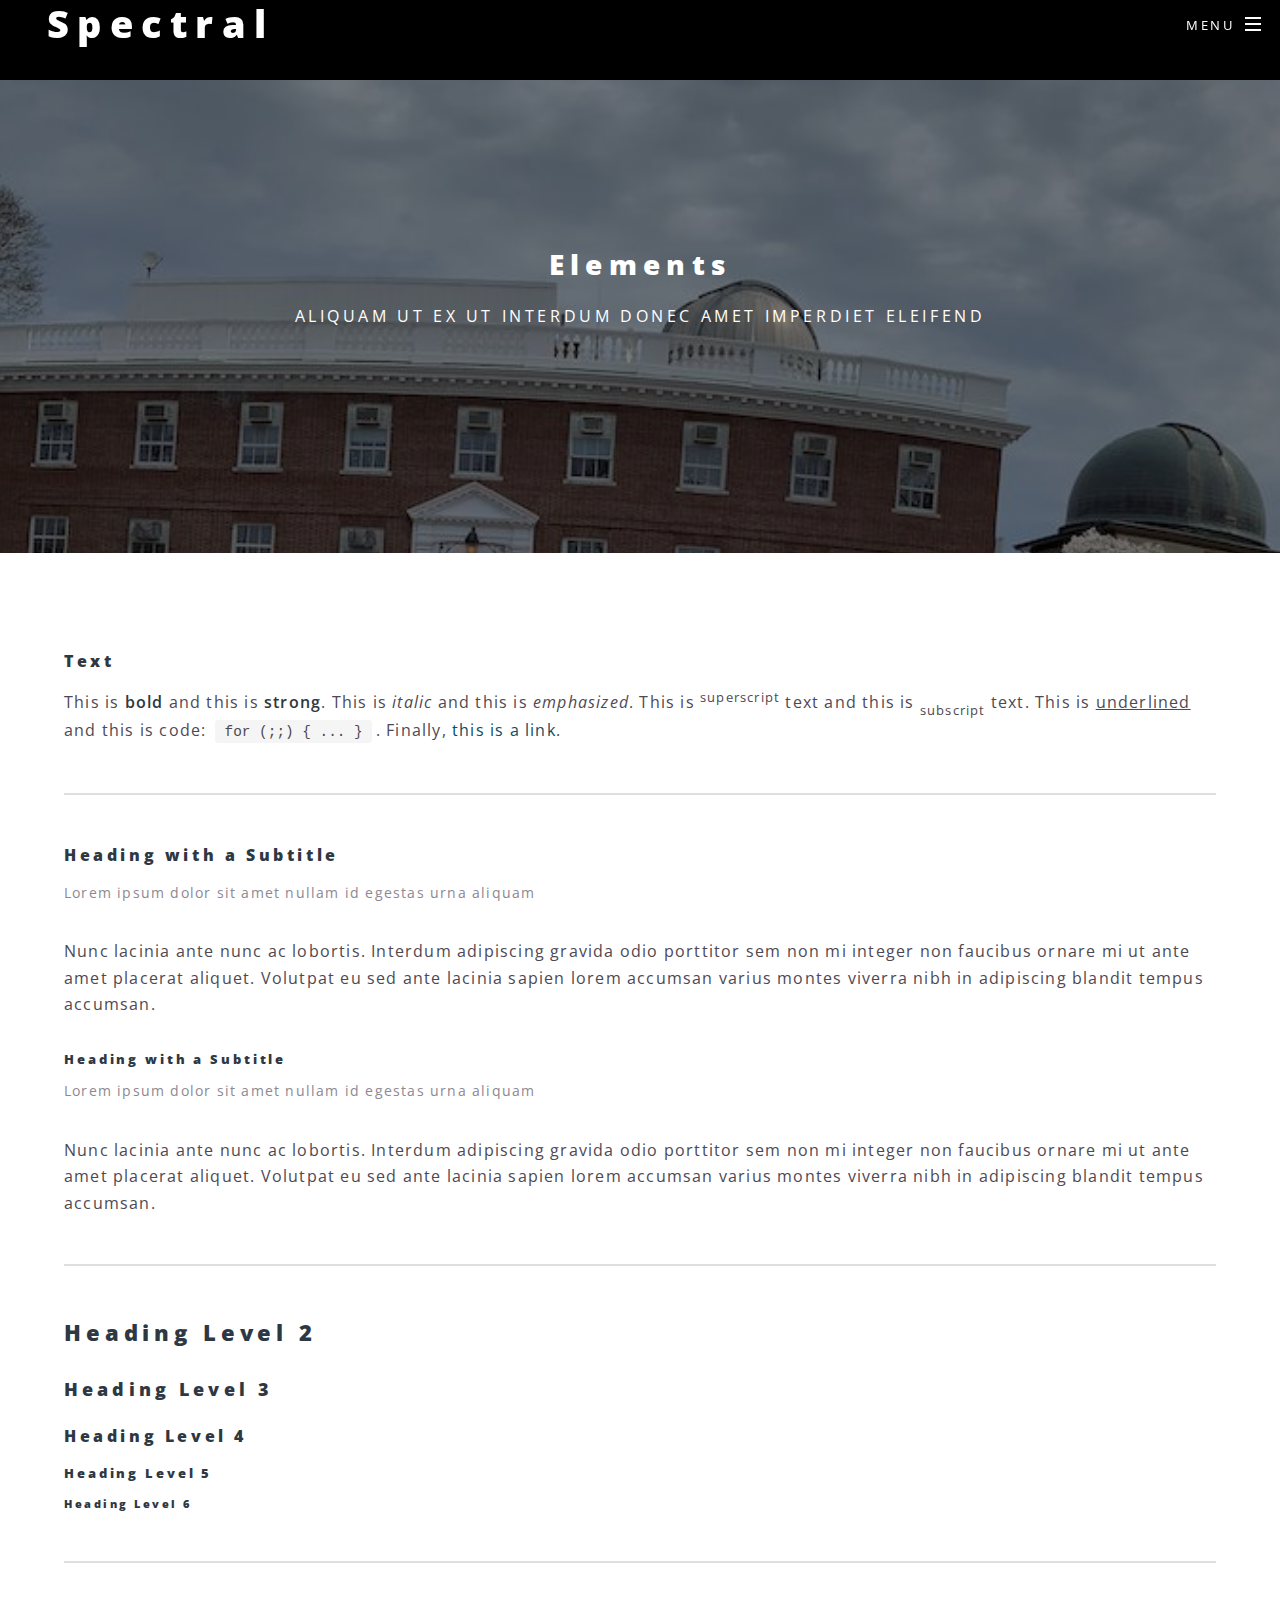
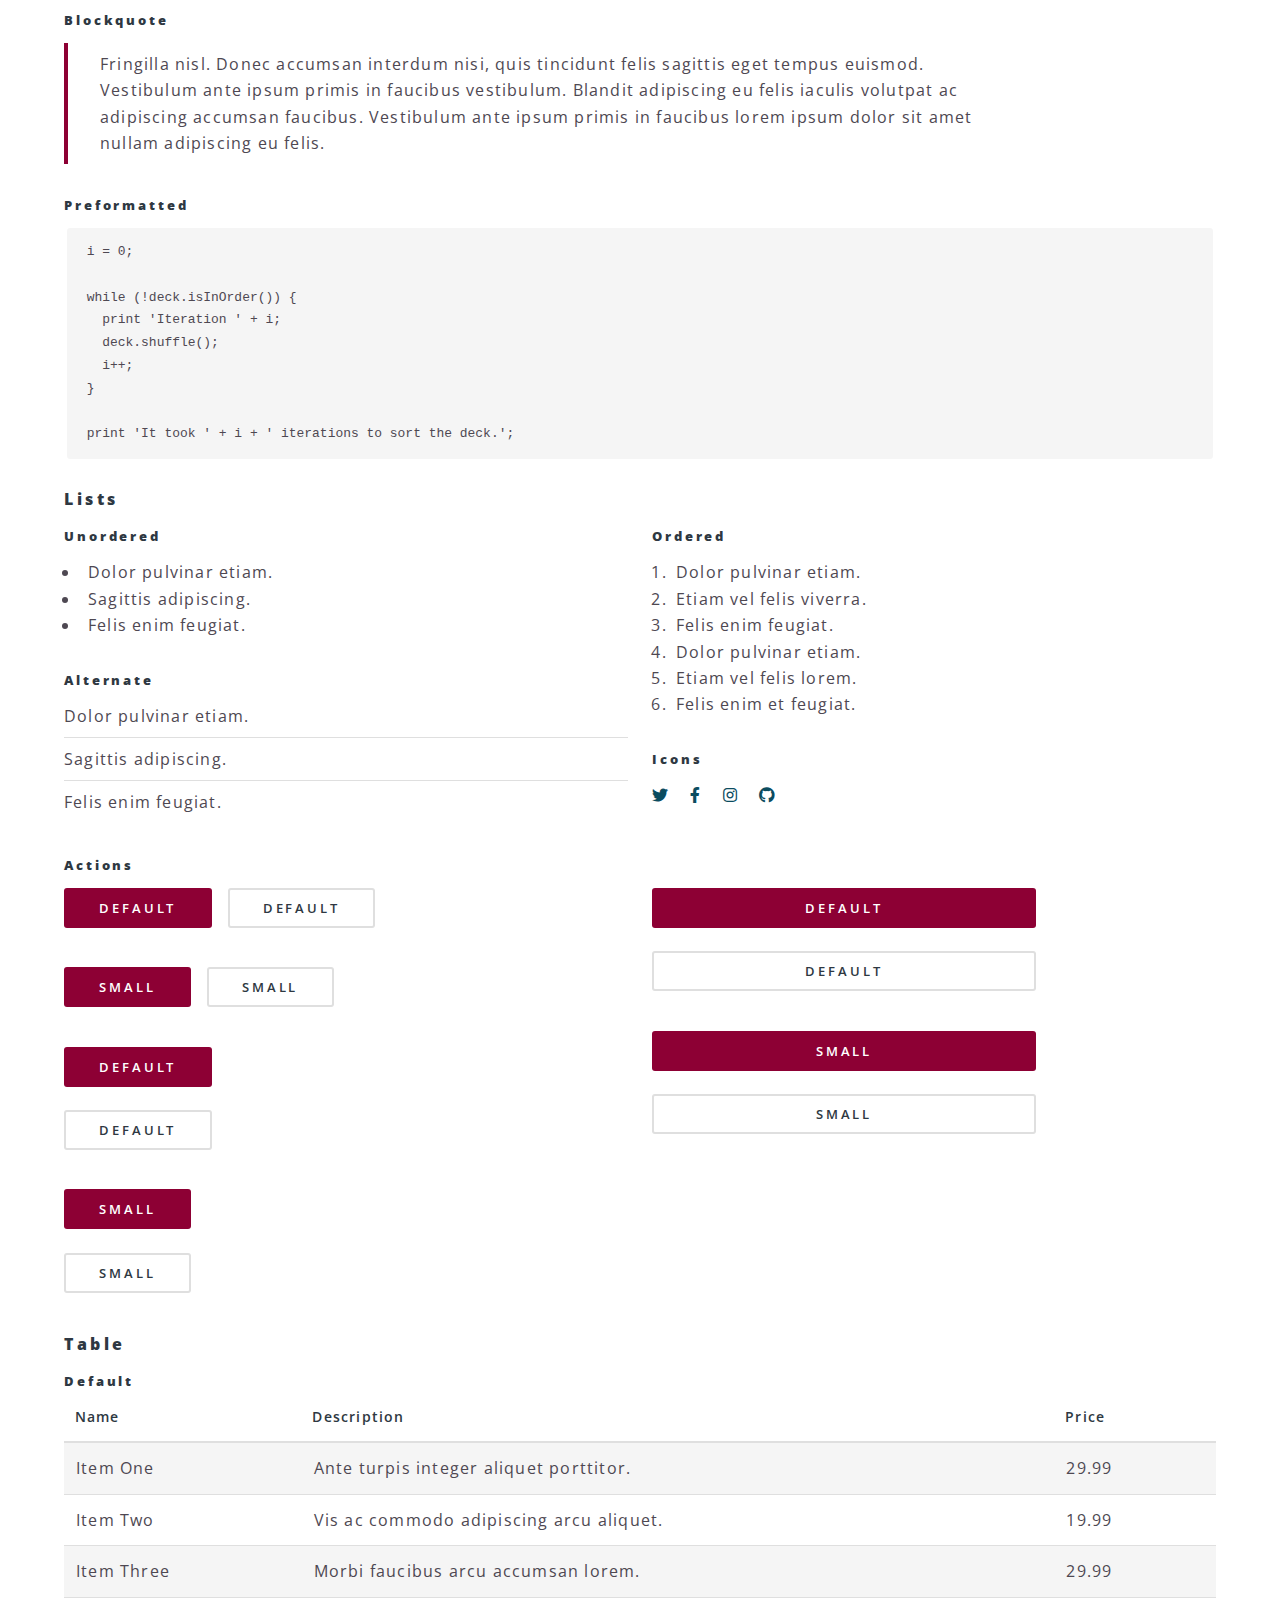
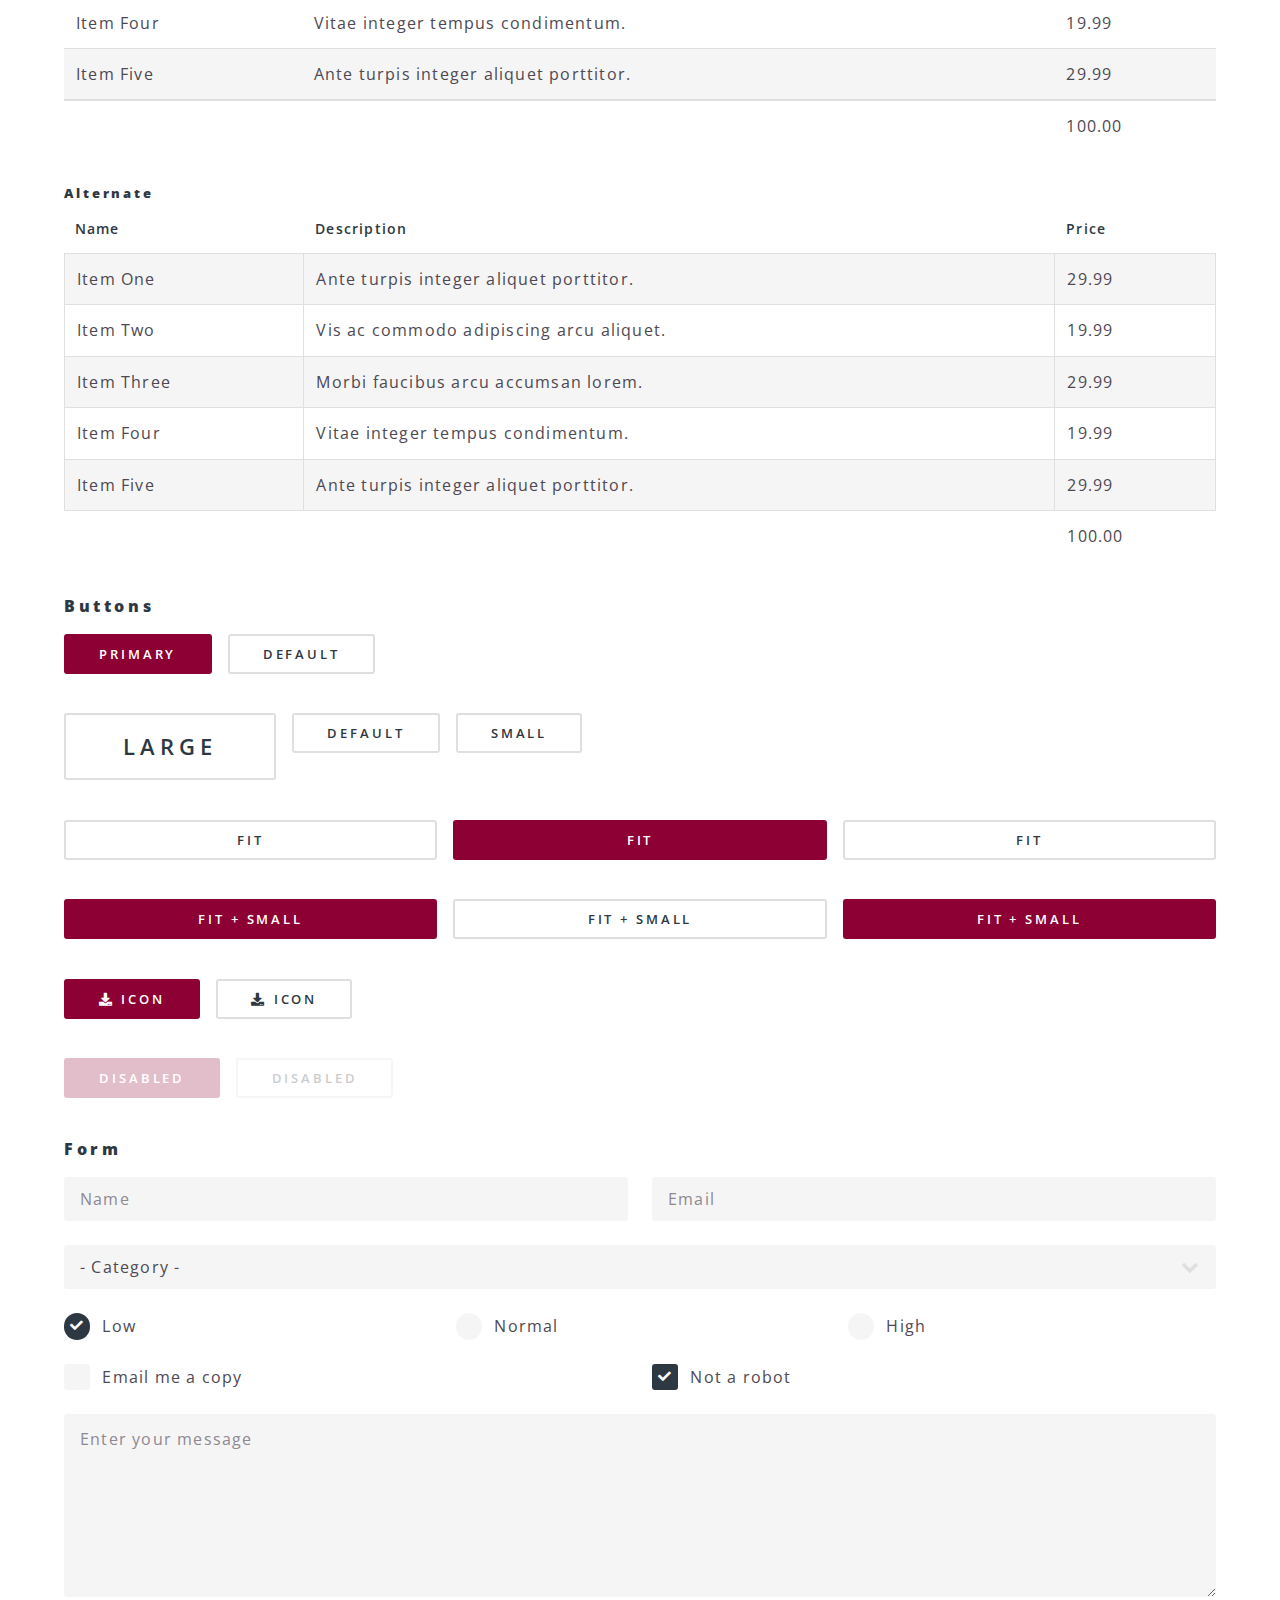
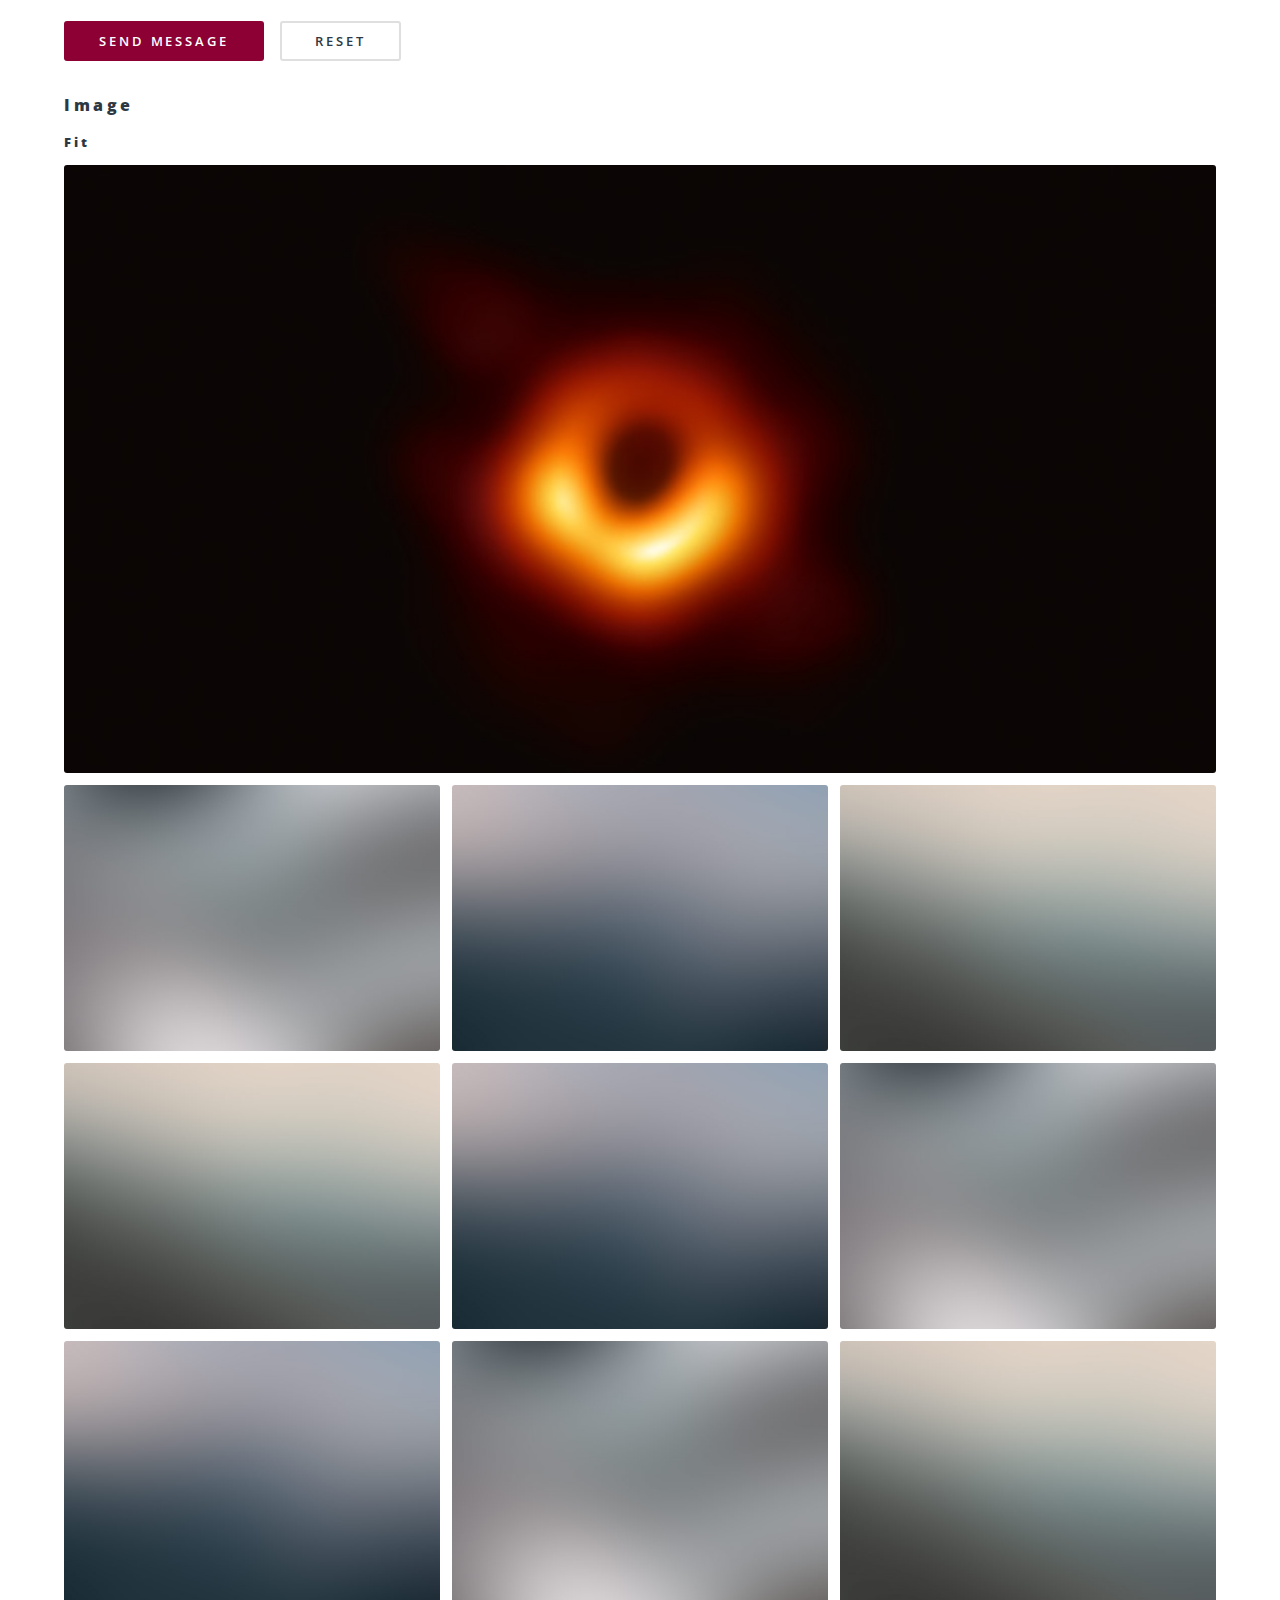
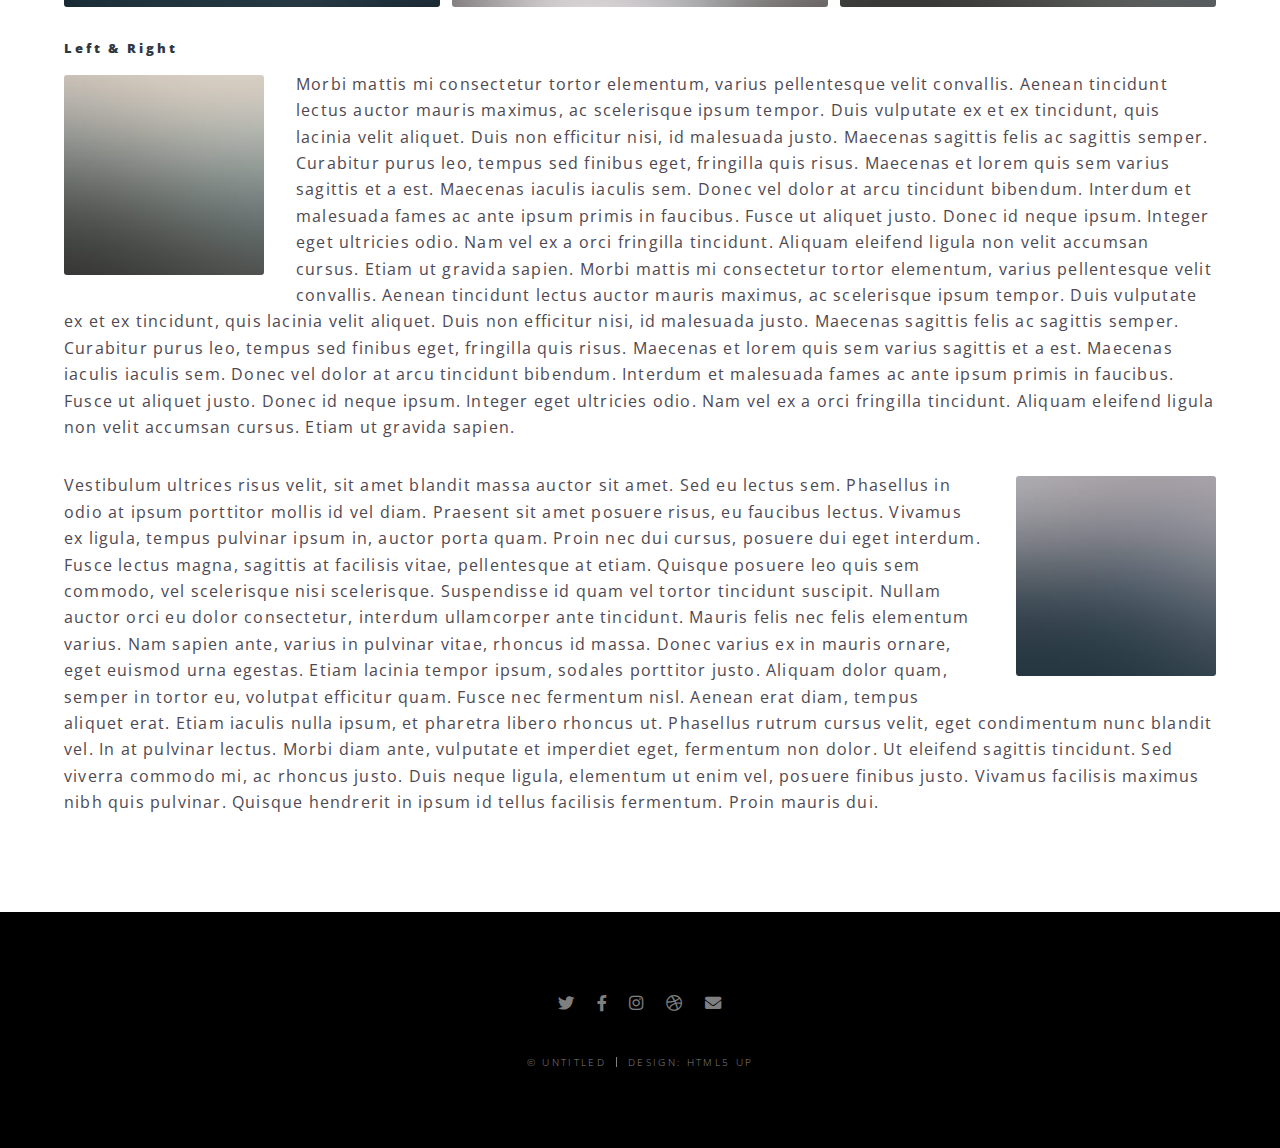
<file: elements.html>
<!DOCTYPE HTML>
<!--
	Spectral by HTML5 UP
	html5up.net | @ajlkn
	Free for personal and commercial use under the CCA 3.0 license (html5up.net/license)
-->
<html>
	<head>
		<title>Elements - Spectral by HTML5 UP</title>
		<meta charset="utf-8" />
		<meta name="viewport" content="width=device-width, initial-scale=1, user-scalable=no" />
		<link rel="stylesheet" href="assets/css/main.css" />
		<noscript><link rel="stylesheet" href="assets/css/noscript.css" /></noscript>
	</head>
	<body class="is-preload">

		<!-- Page Wrapper -->
			<div id="page-wrapper">

				<!-- Header -->
					<header id="header">
						<h1><a href="index.html">Spectral</a></h1>
						<nav id="nav">
							<ul>
								<li class="special">
									<a href="#menu" class="menuToggle"><span>Menu</span></a>
									<div id="menu">
										<ul>
											<li><a href="index.html">Home</a></li>
											<li><a href="generic.html">Generic</a></li>
											<li><a href="elements.html">Elements</a></li>
											<li><a href="#">Sign Up</a></li>
											<li><a href="#">Log In</a></li>
										</ul>
									</div>
								</li>
							</ul>
						</nav>
					</header>

				<!-- Main -->
					<article id="main">
						<header>
							<h2>Elements</h2>
							<p>Aliquam ut ex ut interdum donec amet imperdiet eleifend</p>
						</header>
						<section class="wrapper style5">
							<div class="inner">

								<section>
									<h4>Text</h4>
									<p>This is <b>bold</b> and this is <strong>strong</strong>. This is <i>italic</i> and this is <em>emphasized</em>.
									This is <sup>superscript</sup> text and this is <sub>subscript</sub> text.
									This is <u>underlined</u> and this is code: <code>for (;;) { ... }</code>. Finally, <a href="#">this is a link</a>.</p>
									<hr />
									<header>
										<h4>Heading with a Subtitle</h4>
										<p>Lorem ipsum dolor sit amet nullam id egestas urna aliquam</p>
									</header>
									<p>Nunc lacinia ante nunc ac lobortis. Interdum adipiscing gravida odio porttitor sem non mi integer non faucibus ornare mi ut ante amet placerat aliquet. Volutpat eu sed ante lacinia sapien lorem accumsan varius montes viverra nibh in adipiscing blandit tempus accumsan.</p>
									<header>
										<h5>Heading with a Subtitle</h5>
										<p>Lorem ipsum dolor sit amet nullam id egestas urna aliquam</p>
									</header>
									<p>Nunc lacinia ante nunc ac lobortis. Interdum adipiscing gravida odio porttitor sem non mi integer non faucibus ornare mi ut ante amet placerat aliquet. Volutpat eu sed ante lacinia sapien lorem accumsan varius montes viverra nibh in adipiscing blandit tempus accumsan.</p>
									<hr />
									<h2>Heading Level 2</h2>
									<h3>Heading Level 3</h3>
									<h4>Heading Level 4</h4>
									<h5>Heading Level 5</h5>
									<h6>Heading Level 6</h6>
									<hr />
									<h5>Blockquote</h5>
									<blockquote>Fringilla nisl. Donec accumsan interdum nisi, quis tincidunt felis sagittis eget tempus euismod. Vestibulum ante ipsum primis in faucibus vestibulum. Blandit adipiscing eu felis iaculis volutpat ac adipiscing accumsan faucibus. Vestibulum ante ipsum primis in faucibus lorem ipsum dolor sit amet nullam adipiscing eu felis.</blockquote>
									<h5>Preformatted</h5>
									<pre><code>i = 0;

while (!deck.isInOrder()) {
  print 'Iteration ' + i;
  deck.shuffle();
  i++;
}

print 'It took ' + i + ' iterations to sort the deck.';</code></pre>
								</section>

								<section>
									<h4>Lists</h4>
									<div class="row">
										<div class="col-6 col-12-medium">
											<h5>Unordered</h5>
											<ul>
												<li>Dolor pulvinar etiam.</li>
												<li>Sagittis adipiscing.</li>
												<li>Felis enim feugiat.</li>
											</ul>
											<h5>Alternate</h5>
											<ul class="alt">
												<li>Dolor pulvinar etiam.</li>
												<li>Sagittis adipiscing.</li>
												<li>Felis enim feugiat.</li>
											</ul>
										</div>
										<div class="col-6 col-12-medium">
											<h5>Ordered</h5>
											<ol>
												<li>Dolor pulvinar etiam.</li>
												<li>Etiam vel felis viverra.</li>
												<li>Felis enim feugiat.</li>
												<li>Dolor pulvinar etiam.</li>
												<li>Etiam vel felis lorem.</li>
												<li>Felis enim et feugiat.</li>
											</ol>
											<h5>Icons</h5>
											<ul class="icons">
												<li><a href="#" class="icon brands fa-twitter"><span class="label">Twitter</span></a></li>
												<li><a href="#" class="icon brands fa-facebook-f"><span class="label">Facebook</span></a></li>
												<li><a href="#" class="icon brands fa-instagram"><span class="label">Instagram</span></a></li>
												<li><a href="#" class="icon brands fa-github"><span class="label">Github</span></a></li>
											</ul>
										</div>
									</div>
									<h5>Actions</h5>
									<div class="row">
										<div class="col-6 col-12-medium">
											<ul class="actions">
												<li><a href="#" class="button primary">Default</a></li>
												<li><a href="#" class="button">Default</a></li>
											</ul>
											<ul class="actions small">
												<li><a href="#" class="button primary small">Small</a></li>
												<li><a href="#" class="button small">Small</a></li>
											</ul>
											<ul class="actions stacked">
												<li><a href="#" class="button primary">Default</a></li>
												<li><a href="#" class="button">Default</a></li>
											</ul>
											<ul class="actions stacked">
												<li><a href="#" class="button primary small">Small</a></li>
												<li><a href="#" class="button small">Small</a></li>
											</ul>
										</div>
										<div class="col-6 col-12-medium">
											<ul class="actions stacked">
												<li><a href="#" class="button primary fit">Default</a></li>
												<li><a href="#" class="button fit">Default</a></li>
											</ul>
											<ul class="actions stacked">
												<li><a href="#" class="button primary small fit">Small</a></li>
												<li><a href="#" class="button small fit">Small</a></li>
											</ul>
										</div>
									</div>
								</section>

								<section>
									<h4>Table</h4>
									<h5>Default</h5>
									<div class="table-wrapper">
										<table>
											<thead>
												<tr>
													<th>Name</th>
													<th>Description</th>
													<th>Price</th>
												</tr>
											</thead>
											<tbody>
												<tr>
													<td>Item One</td>
													<td>Ante turpis integer aliquet porttitor.</td>
													<td>29.99</td>
												</tr>
												<tr>
													<td>Item Two</td>
													<td>Vis ac commodo adipiscing arcu aliquet.</td>
													<td>19.99</td>
												</tr>
												<tr>
													<td>Item Three</td>
													<td> Morbi faucibus arcu accumsan lorem.</td>
													<td>29.99</td>
												</tr>
												<tr>
													<td>Item Four</td>
													<td>Vitae integer tempus condimentum.</td>
													<td>19.99</td>
												</tr>
												<tr>
													<td>Item Five</td>
													<td>Ante turpis integer aliquet porttitor.</td>
													<td>29.99</td>
												</tr>
											</tbody>
											<tfoot>
												<tr>
													<td colspan="2"></td>
													<td>100.00</td>
												</tr>
											</tfoot>
										</table>
									</div>

									<h5>Alternate</h5>
									<div class="table-wrapper">
										<table class="alt">
											<thead>
												<tr>
													<th>Name</th>
													<th>Description</th>
													<th>Price</th>
												</tr>
											</thead>
											<tbody>
												<tr>
													<td>Item One</td>
													<td>Ante turpis integer aliquet porttitor.</td>
													<td>29.99</td>
												</tr>
												<tr>
													<td>Item Two</td>
													<td>Vis ac commodo adipiscing arcu aliquet.</td>
													<td>19.99</td>
												</tr>
												<tr>
													<td>Item Three</td>
													<td> Morbi faucibus arcu accumsan lorem.</td>
													<td>29.99</td>
												</tr>
												<tr>
													<td>Item Four</td>
													<td>Vitae integer tempus condimentum.</td>
													<td>19.99</td>
												</tr>
												<tr>
													<td>Item Five</td>
													<td>Ante turpis integer aliquet porttitor.</td>
													<td>29.99</td>
												</tr>
											</tbody>
											<tfoot>
												<tr>
													<td colspan="2"></td>
													<td>100.00</td>
												</tr>
											</tfoot>
										</table>
									</div>
								</section>

								<section>
									<h4>Buttons</h4>
									<ul class="actions">
										<li><a href="#" class="button primary">Primary</a></li>
										<li><a href="#" class="button">Default</a></li>
									</ul>
									<ul class="actions">
										<li><a href="#" class="button large">Large</a></li>
										<li><a href="#" class="button">Default</a></li>
										<li><a href="#" class="button small">Small</a></li>
									</ul>
									<ul class="actions fit">
										<li><a href="#" class="button fit">Fit</a></li>
										<li><a href="#" class="button primary fit">Fit</a></li>
										<li><a href="#" class="button fit">Fit</a></li>
									</ul>
									<ul class="actions fit small">
										<li><a href="#" class="button primary fit small">Fit + Small</a></li>
										<li><a href="#" class="button fit small">Fit + Small</a></li>
										<li><a href="#" class="button primary fit small">Fit + Small</a></li>
									</ul>
									<ul class="actions">
										<li><a href="#" class="button primary icon solid fa-download">Icon</a></li>
										<li><a href="#" class="button icon solid fa-download">Icon</a></li>
									</ul>
									<ul class="actions">
										<li><span class="button primary disabled">Disabled</span></li>
										<li><span class="button disabled">Disabled</span></li>
									</ul>
								</section>

								<section>
									<h4>Form</h4>
									<form method="post" action="#">
										<div class="row gtr-uniform">
											<div class="col-6 col-12-xsmall">
												<input type="text" name="demo-name" id="demo-name" value="" placeholder="Name" />
											</div>
											<div class="col-6 col-12-xsmall">
												<input type="email" name="demo-email" id="demo-email" value="" placeholder="Email" />
											</div>
											<div class="col-12">
												<select name="demo-category" id="demo-category">
													<option value="">- Category -</option>
													<option value="1">Manufacturing</option>
													<option value="1">Shipping</option>
													<option value="1">Administration</option>
													<option value="1">Human Resources</option>
												</select>
											</div>
											<div class="col-4 col-12-small">
												<input type="radio" id="demo-priority-low" name="demo-priority" checked>
												<label for="demo-priority-low">Low</label>
											</div>
											<div class="col-4 col-12-small">
												<input type="radio" id="demo-priority-normal" name="demo-priority">
												<label for="demo-priority-normal">Normal</label>
											</div>
											<div class="col-4 col-12-small">
												<input type="radio" id="demo-priority-high" name="demo-priority">
												<label for="demo-priority-high">High</label>
											</div>
											<div class="col-6 col-12-small">
												<input type="checkbox" id="demo-copy" name="demo-copy">
												<label for="demo-copy">Email me a copy</label>
											</div>
											<div class="col-6 col-12-small">
												<input type="checkbox" id="demo-human" name="demo-human" checked>
												<label for="demo-human">Not a robot</label>
											</div>
											<div class="col-12">
												<textarea name="demo-message" id="demo-message" placeholder="Enter your message" rows="6"></textarea>
											</div>
											<div class="col-12">
												<ul class="actions">
													<li><input type="submit" value="Send Message" class="primary" /></li>
													<li><input type="reset" value="Reset" /></li>
												</ul>
											</div>
										</div>
									</form>
								</section>

								<section>
									<h4>Image</h4>
									<h5>Fit</h5>
									<div class="box alt">
										<div class="row gtr-50 gtr-uniform">
											<div class="col-12"><span class="image fit"><img src="images/banner.jpg" alt="" /></span></div>
											<div class="col-4"><span class="image fit"><img src="images/pic01.jpg" alt="" /></span></div>
											<div class="col-4"><span class="image fit"><img src="images/pic02.jpg" alt="" /></span></div>
											<div class="col-4"><span class="image fit"><img src="images/pic03.jpg" alt="" /></span></div>
											<div class="col-4"><span class="image fit"><img src="images/pic03.jpg" alt="" /></span></div>
											<div class="col-4"><span class="image fit"><img src="images/pic02.jpg" alt="" /></span></div>
											<div class="col-4"><span class="image fit"><img src="images/pic01.jpg" alt="" /></span></div>
											<div class="col-4"><span class="image fit"><img src="images/pic02.jpg" alt="" /></span></div>
											<div class="col-4"><span class="image fit"><img src="images/pic01.jpg" alt="" /></span></div>
											<div class="col-4"><span class="image fit"><img src="images/pic03.jpg" alt="" /></span></div>
										</div>
									</div>
									<h5>Left &amp; Right</h5>
									<p><span class="image left"><img src="images/pic04.jpg" alt="" /></span>Morbi mattis mi consectetur tortor elementum, varius pellentesque velit convallis. Aenean tincidunt lectus auctor mauris maximus, ac scelerisque ipsum tempor. Duis vulputate ex et ex tincidunt, quis lacinia velit aliquet. Duis non efficitur nisi, id malesuada justo. Maecenas sagittis felis ac sagittis semper. Curabitur purus leo, tempus sed finibus eget, fringilla quis risus. Maecenas et lorem quis sem varius sagittis et a est. Maecenas iaculis iaculis sem. Donec vel dolor at arcu tincidunt bibendum. Interdum et malesuada fames ac ante ipsum primis in faucibus. Fusce ut aliquet justo. Donec id neque ipsum. Integer eget ultricies odio. Nam vel ex a orci fringilla tincidunt. Aliquam eleifend ligula non velit accumsan cursus. Etiam ut gravida sapien. Morbi mattis mi consectetur tortor elementum, varius pellentesque velit convallis. Aenean tincidunt lectus auctor mauris maximus, ac scelerisque ipsum tempor. Duis vulputate ex et ex tincidunt, quis lacinia velit aliquet. Duis non efficitur nisi, id malesuada justo. Maecenas sagittis felis ac sagittis semper. Curabitur purus leo, tempus sed finibus eget, fringilla quis risus. Maecenas et lorem quis sem varius sagittis et a est. Maecenas iaculis iaculis sem. Donec vel dolor at arcu tincidunt bibendum. Interdum et malesuada fames ac ante ipsum primis in faucibus. Fusce ut aliquet justo. Donec id neque ipsum. Integer eget ultricies odio. Nam vel ex a orci fringilla tincidunt. Aliquam eleifend ligula non velit accumsan cursus. Etiam ut gravida sapien.</p>
									<p><span class="image right"><img src="images/pic05.jpg" alt="" /></span>Vestibulum ultrices risus velit, sit amet blandit massa auctor sit amet. Sed eu lectus sem. Phasellus in odio at ipsum porttitor mollis id vel diam. Praesent sit amet posuere risus, eu faucibus lectus. Vivamus ex ligula, tempus pulvinar ipsum in, auctor porta quam. Proin nec dui cursus, posuere dui eget interdum. Fusce lectus magna, sagittis at facilisis vitae, pellentesque at etiam. Quisque posuere leo quis sem commodo, vel scelerisque nisi scelerisque. Suspendisse id quam vel tortor tincidunt suscipit. Nullam auctor orci eu dolor consectetur, interdum ullamcorper ante tincidunt. Mauris felis nec felis elementum varius. Nam sapien ante, varius in pulvinar vitae, rhoncus id massa. Donec varius ex in mauris ornare, eget euismod urna egestas. Etiam lacinia tempor ipsum, sodales porttitor justo. Aliquam dolor quam, semper in tortor eu, volutpat efficitur quam. Fusce nec fermentum nisl. Aenean erat diam, tempus aliquet erat. Etiam iaculis nulla ipsum, et pharetra libero rhoncus ut. Phasellus rutrum cursus velit, eget condimentum nunc blandit vel. In at pulvinar lectus. Morbi diam ante, vulputate et imperdiet eget, fermentum non dolor. Ut eleifend sagittis tincidunt. Sed viverra commodo mi, ac rhoncus justo. Duis neque ligula, elementum ut enim vel, posuere finibus justo. Vivamus facilisis maximus nibh quis pulvinar. Quisque hendrerit in ipsum id tellus facilisis fermentum. Proin mauris dui.</p>
								</section>

							</div>
						</section>
					</article>

				<!-- Footer -->
					<footer id="footer">
						<ul class="icons">
							<li><a href="#" class="icon brands fa-twitter"><span class="label">Twitter</span></a></li>
							<li><a href="#" class="icon brands fa-facebook-f"><span class="label">Facebook</span></a></li>
							<li><a href="#" class="icon brands fa-instagram"><span class="label">Instagram</span></a></li>
							<li><a href="#" class="icon brands fa-dribbble"><span class="label">Dribbble</span></a></li>
							<li><a href="#" class="icon solid fa-envelope"><span class="label">Email</span></a></li>
						</ul>
						<ul class="copyright">
							<li>&copy; Untitled</li><li>Design: <a href="http://html5up.net">HTML5 UP</a></li>
						</ul>
					</footer>

			</div>

		<!-- Scripts -->
			<script src="assets/js/jquery.min.js"></script>
			<script src="assets/js/jquery.scrollex.min.js"></script>
			<script src="assets/js/jquery.scrolly.min.js"></script>
			<script src="assets/js/browser.min.js"></script>
			<script src="assets/js/breakpoints.min.js"></script>
			<script src="assets/js/util.js"></script>
			<script src="assets/js/main.js"></script>

	</body>
</html>
</file>
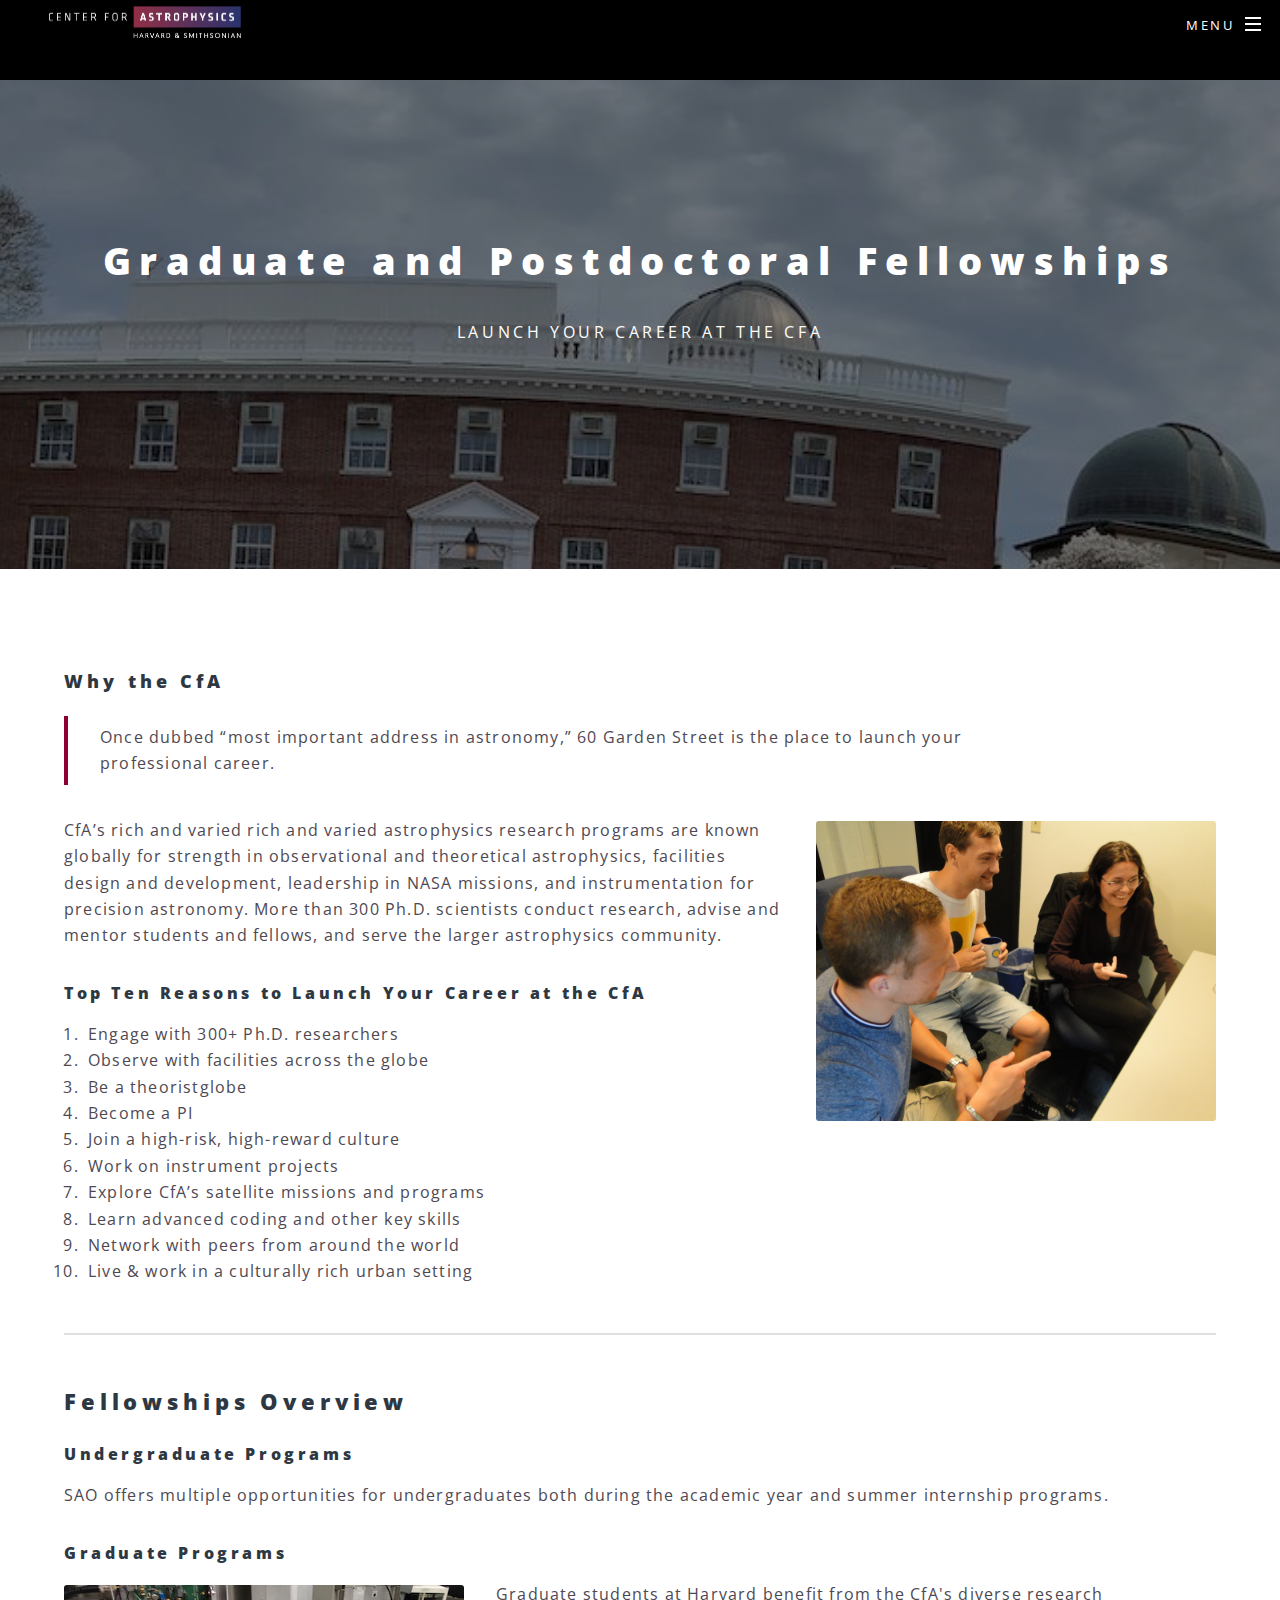
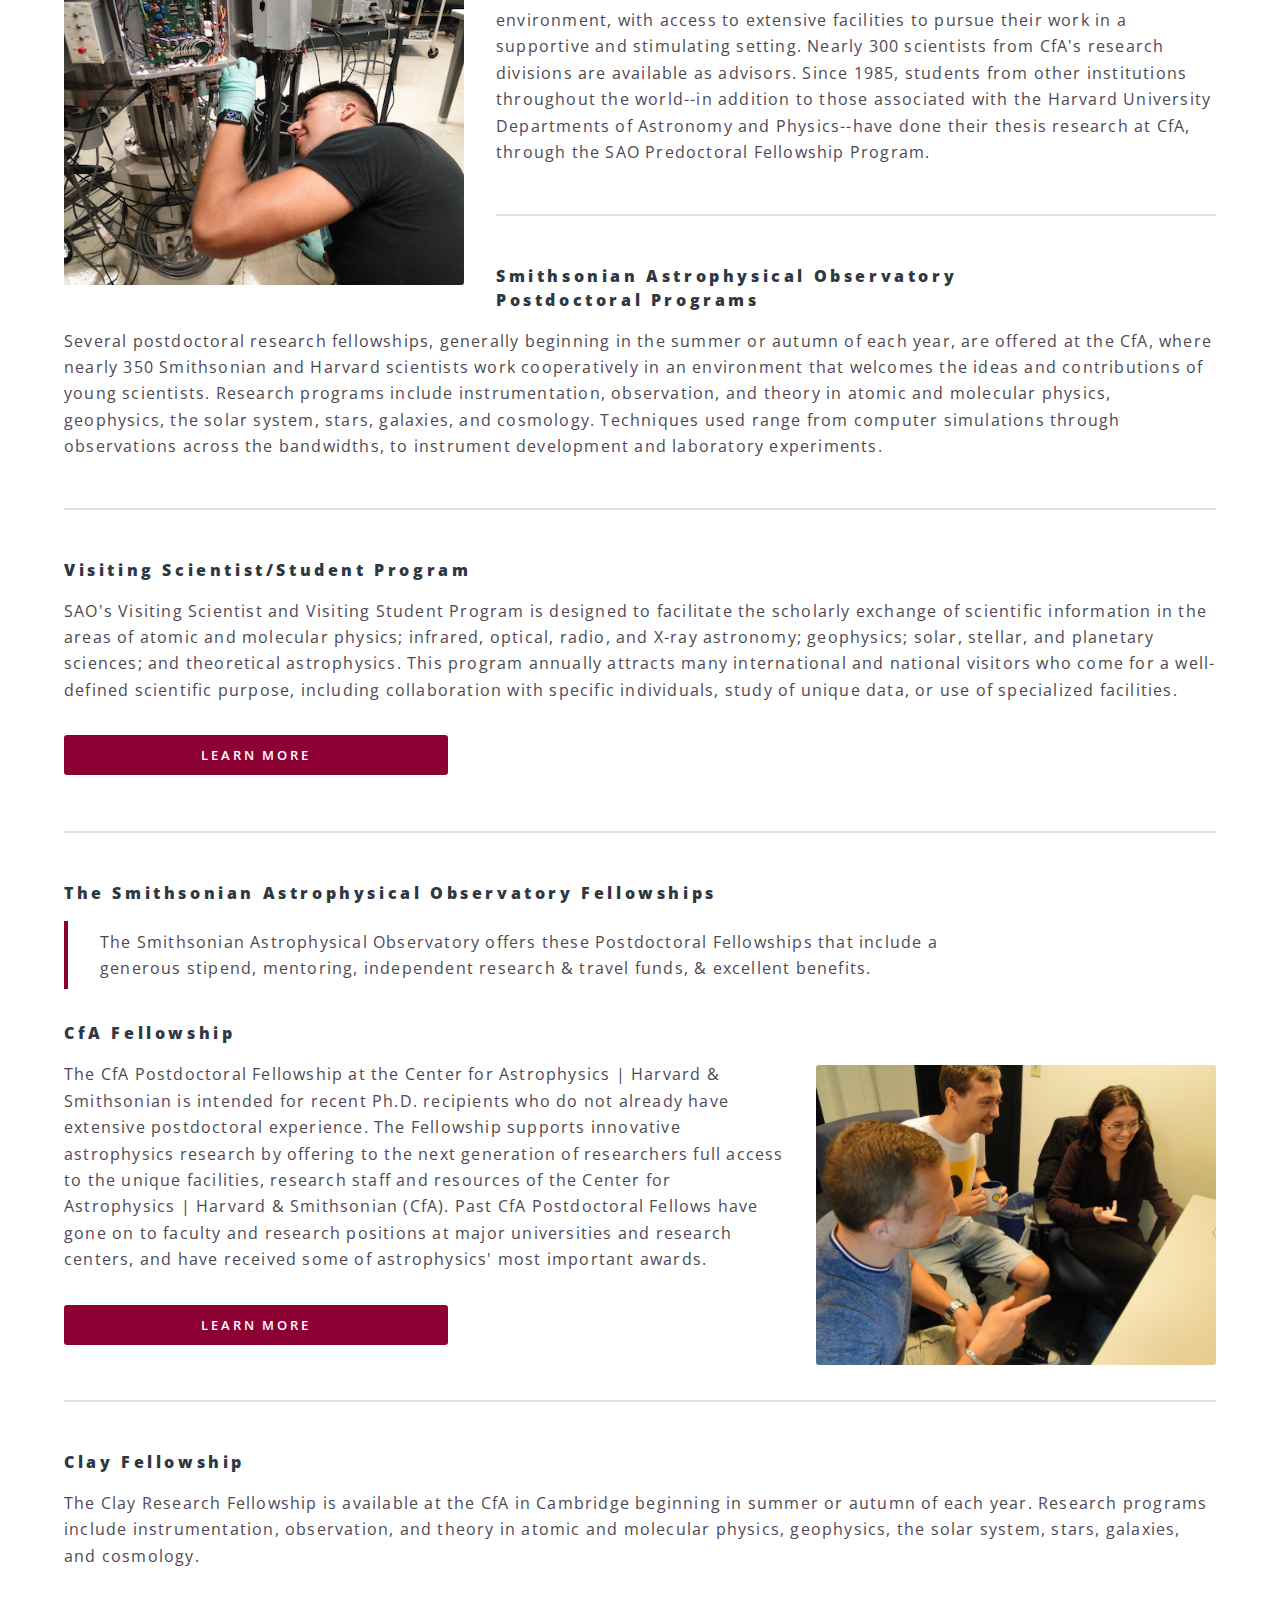
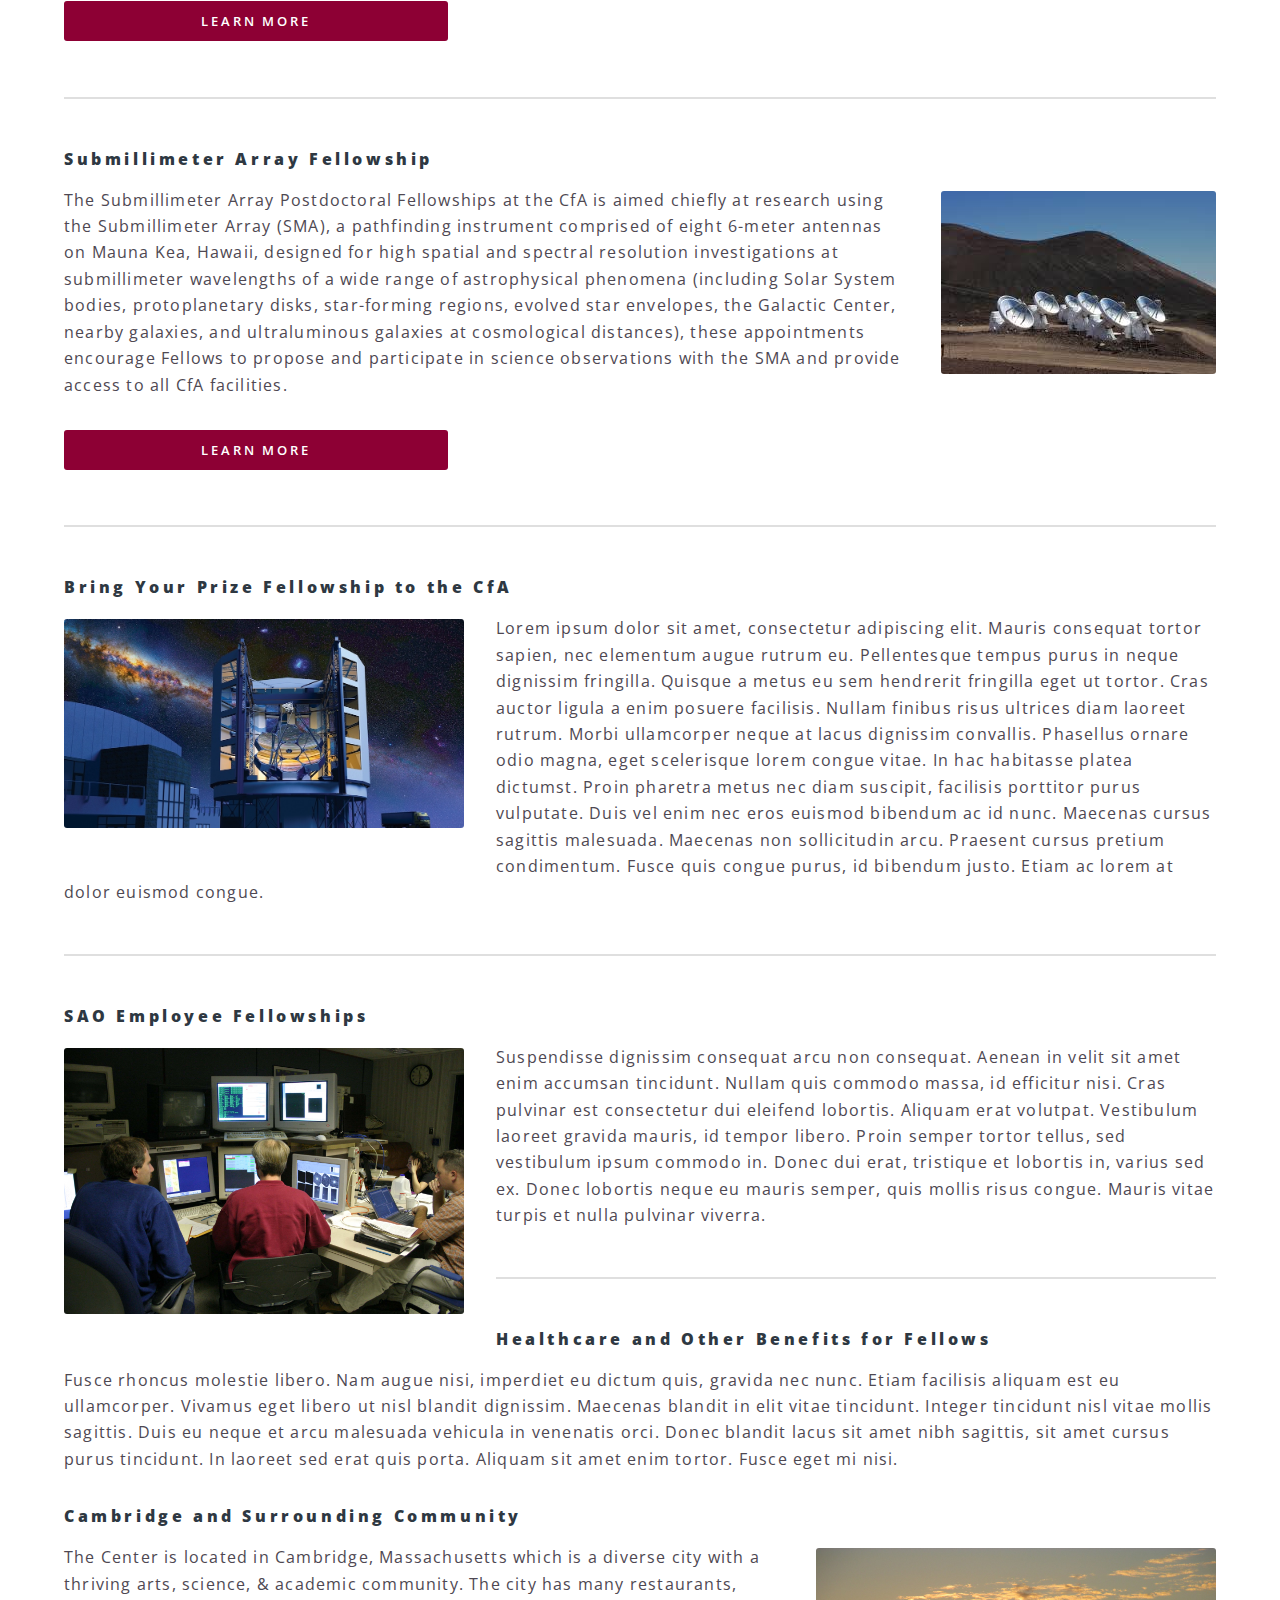
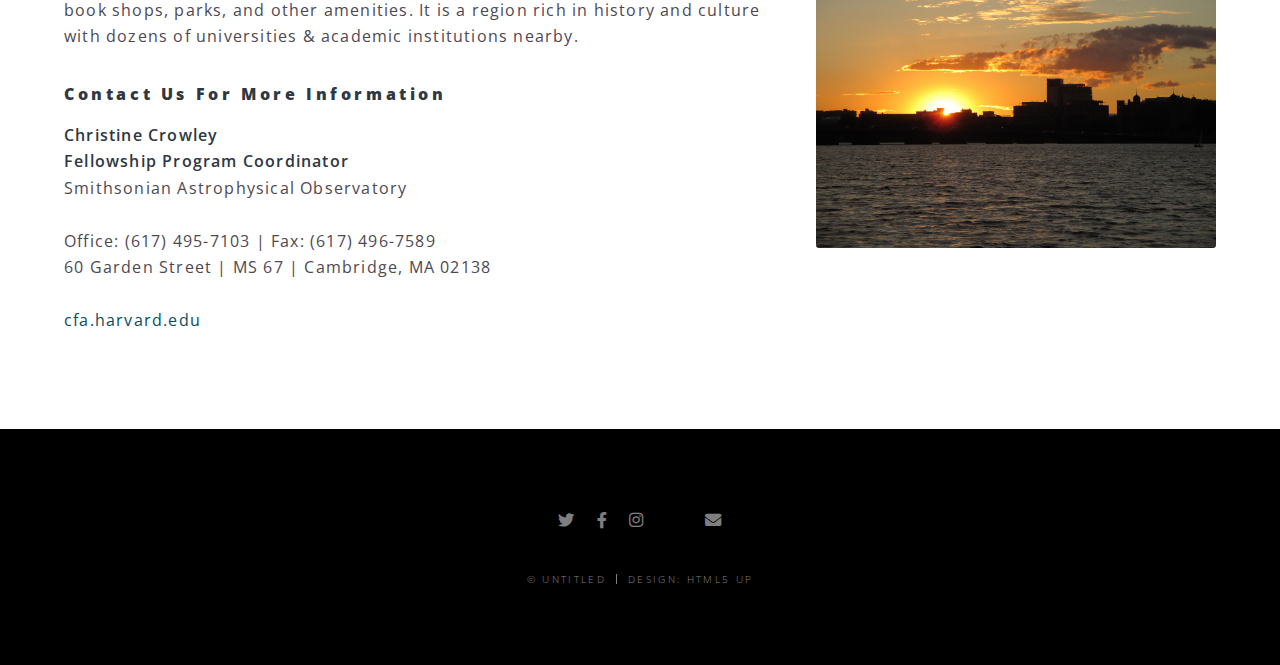
<file: fellowships.html>
<!DOCTYPE HTML>
<!--
	Spectral by HTML5 UP
	html5up.net | @ajlkn
	Free for personal and commercial use under the CCA 3.0 license (html5up.net/license)
-->
<html>
	<head>
		<title>CfA Fellowships Program</title>
		<meta charset="utf-8" />
		<meta name="viewport" content="width=device-width, initial-scale=1, user-scalable=no" />
		<link rel="stylesheet" href="assets/css/main.css" />
		<noscript><link rel="stylesheet" href="assets/css/noscript.css" /></noscript>
	</head>
	<body class="is-preload">

		<!-- Page Wrapper -->
			<div id="page-wrapper">

				<!-- Header -->
					<header id="header">
						<h1><a href="index.html"><img src="images/cfa_theme_logo_black.png"  alt="CfA Center for Astrophysics | Harvard Smithsonian logo" width="50%"/></a></h1>
						<nav id="nav">
							<ul>
								<li class="special">
									<a href="#menu" class="menuToggle"><span>Menu</span></a>
									<div id="menu">
										<ul>
											<li><a href="index.html">Home</a></li>
											<li><a href="fellowships.html">Fellowships</a></li>
											<li><a href="calendar.html">Calendar</a></li>
											<li><a href="http://cfa.harvard.edu">CfA Homepage</a>
										</ul>
									</div>
								</li>
							</ul>
						</nav>
					</header>


				<!-- Main -->
				
					<article id="main">
						<header>
							<h1>Graduate and Postdoctoral Fellowships</h1>
							<p>Launch Your Career at the CfA</p>
						</header>
						<section class="wrapper style5">
							<div class="inner">

			
				
							
						

								<h3>Why the CfA</h3>
								<blockquote>Once dubbed “most important address in astronomy,” 60 Garden Street is the place to launch your professional career.
								</blockquote>
									
																<p><span class="image right"><img src="images/fellowsatscreen.jpg" alt="Photo of three fellows looking at a computer monitor" /></span>CfA’s rich and varied rich and varied astrophysics research programs are known globally for strength in observational and theoretical astrophysics, facilities design and development, leadership in NASA missions, and instrumentation for precision astronomy. More than 300 Ph.D. scientists conduct research, advise and mentor students and fellows, and serve the larger astrophysics community.</p>
									<h4>Top Ten Reasons to Launch Your Career at the CfA</h4>
				<ol>
				<li>Engage with 300+ Ph.D. researchers</li>
<li>Observe with facilities across the globe</li>
<li>Be a theoristglobe</li>
<li>Become a PI</li>
<li>Join a high-risk, high-reward culture</li>
<li>Work on instrument projects</li>
<li>Explore CfA’s satellite missions and programs</li>
<li>Learn advanced coding and other key skills</li>
<li>Network with peers from around the world</li>
<li>Live & work in a culturally rich urban setting</li>
				
				</ol>										
								
															

								<hr />

								<h2>Fellowships Overview</h2>
								<h4>Undergraduate Programs</h4>
								<p>SAO offers multiple opportunities for undergraduates both during the academic year and summer internship programs.</p>
								<h4>Graduate Programs</h4>
								<p><span class="image left"><img src="images/InstrumentWork.JPG" alt="photo of person working on a telescope" /></span>Graduate students at Harvard benefit from the CfA's diverse research environment, with access to extensive facilities to pursue their work in a supportive and stimulating setting. Nearly 300 scientists from CfA's research divisions are available as advisors. Since 1985, students from other institutions throughout the world--in addition to those associated with the Harvard University Departments of Astronomy and Physics--have done their thesis research at CfA, through the SAO Predoctoral Fellowship Program.</p>
								<hr/>
								<h4>Smithsonian Astrophysical Observatory<br/>Postdoctoral Programs</h4>

								<p>Several postdoctoral research fellowships, generally beginning in the summer or autumn of each year, are offered at the CfA, where nearly 350 Smithsonian and Harvard scientists work cooperatively in an environment that welcomes the ideas and contributions of young scientists. Research programs include instrumentation, observation, and theory in atomic and molecular physics, geophysics, the solar system, stars, galaxies, and cosmology. Techniques used range from computer simulations through observations across the bandwidths, to instrument development and laboratory experiments.</p>
									<hr/>
								<h4>Visiting Scientist/Student Program</h4>
								<p>SAO's Visiting Scientist and Visiting Student Program is designed to facilitate the scholarly exchange of scientific information in the areas of atomic and molecular physics; infrared, optical, radio, and X-ray astronomy; geophysics; solar, stellar, and planetary sciences; and theoretical astrophysics. This program annually attracts many international and national visitors who come for a well-defined scientific purpose, including collaboration with specific individuals, study of unique data, or use of specialized facilities.</p>
								<p>
								
<a href="https://www.cfa.harvard.edu/opportunities" target="_blank" class="button fit primary">Learn More</a>

</p>
	<hr />
				<h4>The Smithsonian Astrophysical Observatory Fellowships</h4>				
							
								<blockquote>The Smithsonian Astrophysical Observatory offers these Postdoctoral Fellowships that include a generous stipend, mentoring, independent research & travel funds, & excellent benefits.</blockquote>
								
								<h4>CfA Fellowship</h4>
								<p><span class="image right"><img src="images/fellowsatscreen.jpg" alt="Photo of three fellows looking at a computer" /></span>
The CfA Postdoctoral Fellowship at the Center for Astrophysics | Harvard & Smithsonian is intended for recent Ph.D. recipients who do not already have extensive postdoctoral experience. The Fellowship supports innovative astrophysics research by offering to the next generation of researchers full access to the unique facilities, research staff and resources of the Center for Astrophysics | Harvard & Smithsonian (CfA). Past CfA Postdoctoral Fellows have gone on to faculty and research positions at major universities and research centers, and have received some of astrophysics' most important awards.
</p>
<p>
<a href="https://www.cfa.harvard.edu/opportunities/fellowships/cfapost/" target="_blank" class="button fit primary">Learn More</a>
</p>
<hr/>
<h4>Clay Fellowship</h4>
<p>
The Clay Research Fellowship is available at the CfA in Cambridge beginning in summer or autumn of each year. Research programs include instrumentation, observation, and theory in atomic and molecular physics, geophysics, the solar system, stars, galaxies, and cosmology.
</p>
<p>
<a href="https://www.cfa.harvard.edu/opportunities/fellowships/clay/" target="_blank" class="button fit primary">Learn More</a>
</p>
<hr/>
<h4>Submillimeter Array Fellowship</h4>
<p>
<span class="image right"><img src="images/SMA.jpg" alt="Photo of SMA atennas" /></span>
The Submillimeter Array Postdoctoral Fellowships at the CfA is aimed chiefly at research using the Submillimeter Array (SMA), a pathfinding instrument comprised of eight 6-meter antennas on Mauna Kea, Hawaii, designed for high spatial and spectral resolution investigations at submillimeter wavelengths of a wide range of astrophysical phenomena (including Solar System bodies, protoplanetary disks, star-forming regions, evolved star envelopes, the Galactic Center, nearby galaxies, and ultraluminous galaxies at cosmological distances), these appointments encourage Fellows to propose and participate in science observations with the SMA and provide access to all CfA facilities.
</p>
<p>
<a href="https://www.cfa.harvard.edu/opportunities/fellowships/sma/" target="_blank" class="button fit primary">Learn More</a>
</p>

<hr/>
<h4>Bring Your Prize Fellowship to the CfA</h4>
<p><span class="image left"><img src="images/giant-magellan-telescope.jpg" alt="Three individuals working at a computer. Credit: SI" /></span>Lorem ipsum dolor sit amet, consectetur adipiscing elit. Mauris consequat tortor sapien, nec elementum augue rutrum eu. Pellentesque tempus purus in neque dignissim fringilla. Quisque a metus eu sem hendrerit fringilla eget ut tortor. Cras auctor ligula a enim posuere facilisis. Nullam finibus risus ultrices diam laoreet rutrum. Morbi ullamcorper neque at lacus dignissim convallis. Phasellus ornare odio magna, eget scelerisque lorem congue vitae. In hac habitasse platea dictumst. Proin pharetra metus nec diam suscipit, facilisis porttitor purus vulputate. Duis vel enim nec eros euismod bibendum ac id nunc. Maecenas cursus sagittis malesuada. Maecenas non sollicitudin arcu. Praesent cursus pretium condimentum. Fusce quis congue purus, id bibendum justo. Etiam ac lorem at dolor euismod congue.

</p>
<hr/>

<h4>SAO Employee Fellowships</h4>
<p><span class="image left"><img src="images/206_sao_1.jpg" alt="Three individuals working at a computer. Credit: SI" /></span>Suspendisse dignissim consequat arcu non consequat. Aenean in velit sit amet enim accumsan tincidunt. Nullam quis commodo massa, id efficitur nisi. Cras pulvinar est consectetur dui eleifend lobortis. Aliquam erat volutpat. Vestibulum laoreet gravida mauris, id tempor libero. Proin semper tortor tellus, sed vestibulum ipsum commodo in. Donec dui erat, tristique et lobortis in, varius sed ex. Donec lobortis neque eu mauris semper, quis mollis risus congue. Mauris vitae turpis et nulla pulvinar viverra.

</p>
<hr/>

<h4>Healthcare and Other Benefits for Fellows</h4>	
<p>
Fusce rhoncus molestie libero. Nam augue nisi, imperdiet eu dictum quis, gravida nec nunc. Etiam facilisis aliquam est eu ullamcorper. Vivamus eget libero ut nisl blandit dignissim. Maecenas blandit in elit vitae tincidunt. Integer tincidunt nisl vitae mollis sagittis. Duis eu neque et arcu malesuada vehicula in venenatis orci. Donec blandit lacus sit amet nibh sagittis, sit amet cursus purus tincidunt. In laoreet sed erat quis porta. Aliquam sit amet enim tortor. Fusce eget mi nisi.

</p>

<h4>Cambridge and Surrounding Community</h4>
<span class="image right"><img src="images/sunset-1024789_1280.jpg" alt="Cambridge at sunset - source: ocschwar (pixabay.com)" /></span>
<p>The Center is located in Cambridge, Massachusetts which is a diverse city with a thriving arts, science, & academic community. The city has many restaurants, book shops, parks, and other amenities. It is a region rich in history and culture with dozens of universities & academic institutions nearby. </p>

<h4>Contact Us For More Information</h4>
<p>


<b>Christine Crowley</b><br/>
<b>Fellowship Program Coordinator</b><br/>
Smithsonian Astrophysical Observatory<br/><br/>

Office: (617) 495-7103 | Fax: (617) 496-7589<br/>
60 Garden Street | MS 67 | Cambridge, MA 02138<br/><br/>
<a href"https://www.cfa.harvard.edu/" taget="_blank">cfa.harvard.edu</a>

<p>


								

							</div>
						</section>
					</article>
				<!-- Footer -->
				
				
					<footer id="footer">
						<ul class="icons">
							<li><a href="https://twitter.com/cfastreet" class="icon brands fa-twitter"><span class="label">Twitter</span></a></li>
							<li><a href="#" class="icon brands fa-facebook-f"><span class="label">Facebook</span></a></li>
							<li><a href="#" class="icon brands fa-instagram"><span class="label">Instagram</span></a></li>
							<li><a href="https://www.cfa.harvard.edu/" class="icon brands fa-link"><span class="label">Website</span></a></li>
							<li><a href="#" class="icon solid fa-envelope"><span class="label">Email</span></a></li>
						</ul>
						<ul class="copyright">
							<li>&copy; Untitled</li><li>Design: <a href="http://html5up.net">HTML5 UP</a></li>
						</ul>
					</footer>

			</div>

		<!-- Scripts -->
			<script src="assets/js/jquery.min.js"></script>
			<script src="assets/js/jquery.scrollex.min.js"></script>
			<script src="assets/js/jquery.scrolly.min.js"></script>
			<script src="assets/js/browser.min.js"></script>
			<script src="assets/js/breakpoints.min.js"></script>
			<script src="assets/js/util.js"></script>
			<script src="assets/js/main.js"></script>

	</body>
</html>
</file>
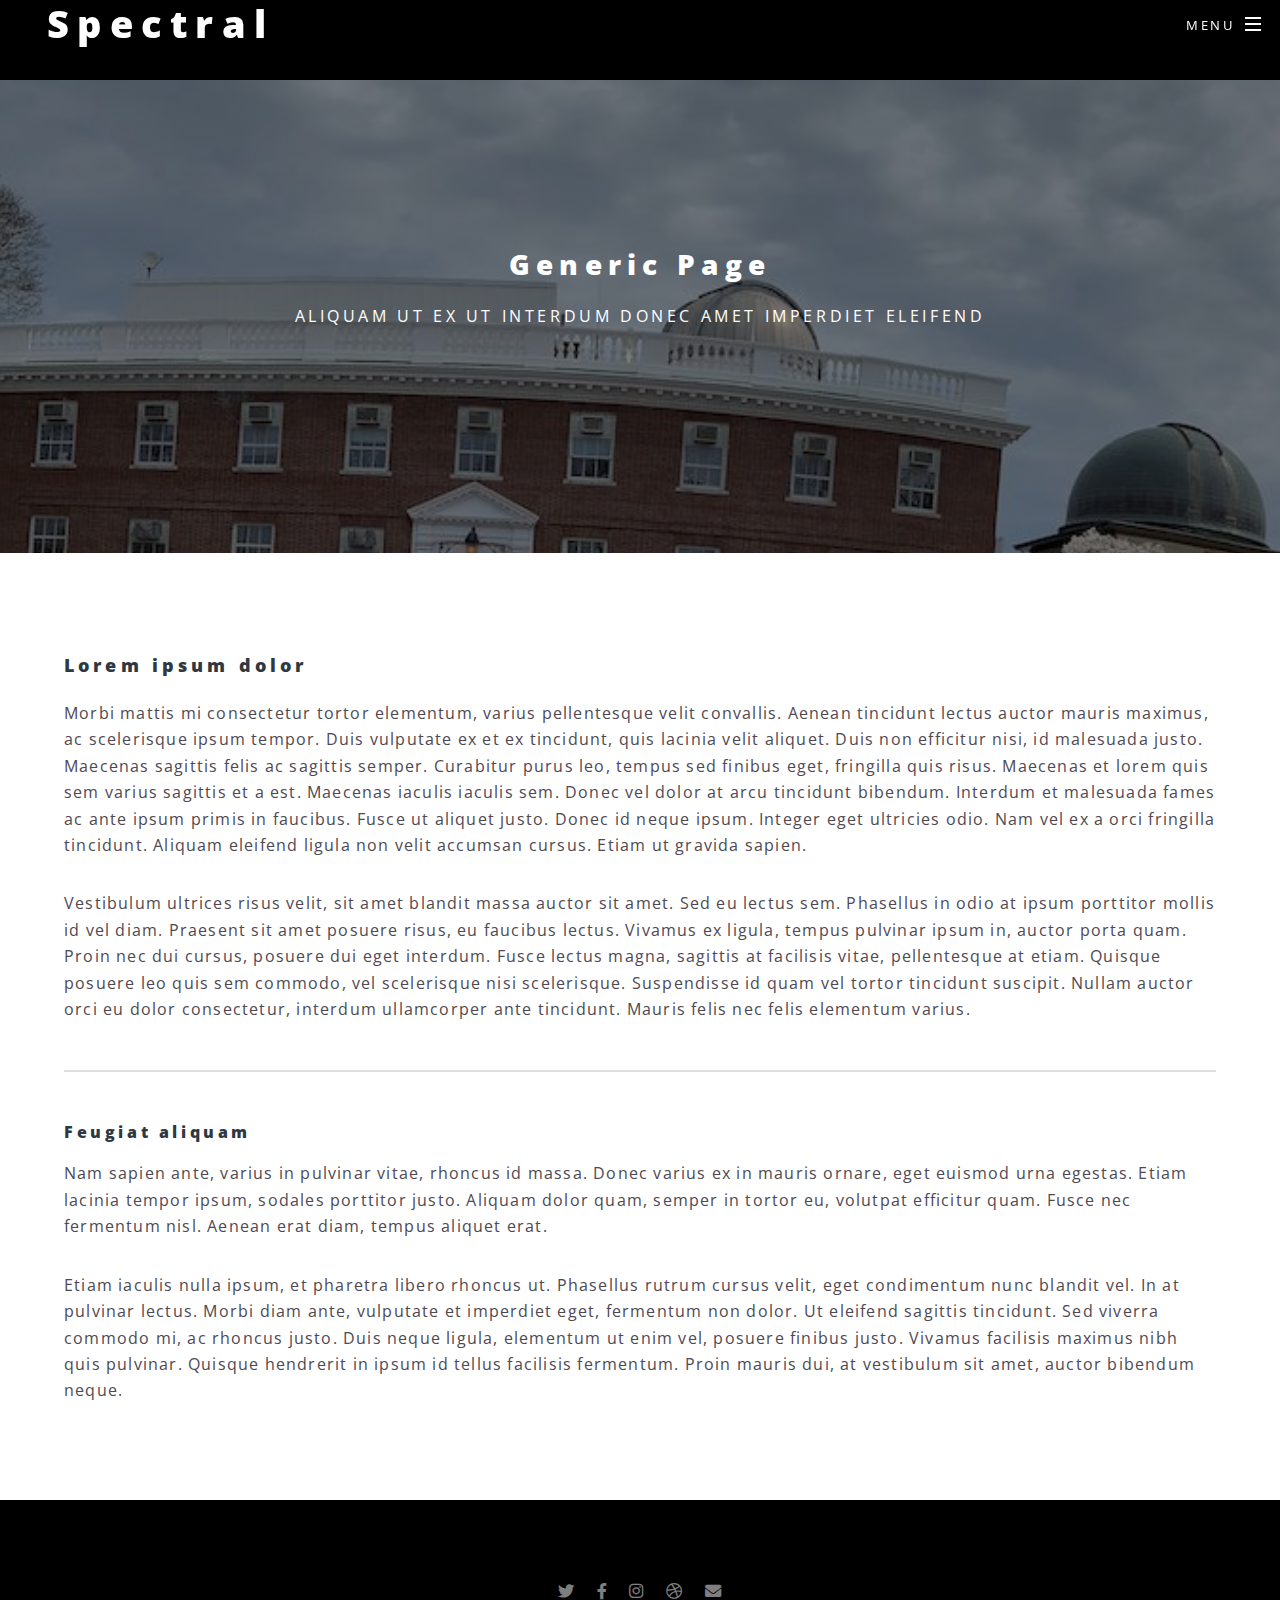
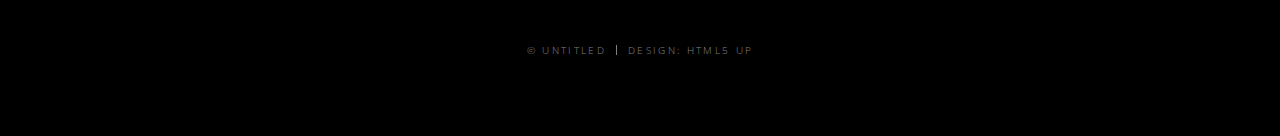
<file: generic.html>
<!DOCTYPE HTML>
<!--
	Spectral by HTML5 UP
	html5up.net | @ajlkn
	Free for personal and commercial use under the CCA 3.0 license (html5up.net/license)
-->
<html>
	<head>
		<title>Generic - Spectral by HTML5 UP</title>
		<meta charset="utf-8" />
		<meta name="viewport" content="width=device-width, initial-scale=1, user-scalable=no" />
		<link rel="stylesheet" href="assets/css/main.css" />
		<noscript><link rel="stylesheet" href="assets/css/noscript.css" /></noscript>
	</head>
	<body class="is-preload">

		<!-- Page Wrapper -->
			<div id="page-wrapper">

				<!-- Header -->
					<header id="header">
						<h1><a href="index.html">Spectral</a></h1>
						<nav id="nav">
							<ul>
								<li class="special">
									<a href="#menu" class="menuToggle"><span>Menu</span></a>
									<div id="menu">
										<ul>
											<li><a href="index.html">Home</a></li>
											<li><a href="fellowships.html">Fellowships</a></li>
											<li><a href="elements.html">Elements</a></li>
											<li><a href="#">Sign Up</a></li>
											<li><a href="#">Log In</a></li>
										</ul>
									</div>
								</li>
							</ul>
						</nav>
					</header>

				<!-- Main -->
					<article id="main">
						<header>
							<h2>Generic Page</h2>
							<p>Aliquam ut ex ut interdum donec amet imperdiet eleifend</p>
						</header>
						<section class="wrapper style5">
							<div class="inner">

								<h3>Lorem ipsum dolor</h3>
								<p>Morbi mattis mi consectetur tortor elementum, varius pellentesque velit convallis. Aenean tincidunt lectus auctor mauris maximus, ac scelerisque ipsum tempor. Duis vulputate ex et ex tincidunt, quis lacinia velit aliquet. Duis non efficitur nisi, id malesuada justo. Maecenas sagittis felis ac sagittis semper. Curabitur purus leo, tempus sed finibus eget, fringilla quis risus. Maecenas et lorem quis sem varius sagittis et a est. Maecenas iaculis iaculis sem. Donec vel dolor at arcu tincidunt bibendum. Interdum et malesuada fames ac ante ipsum primis in faucibus. Fusce ut aliquet justo. Donec id neque ipsum. Integer eget ultricies odio. Nam vel ex a orci fringilla tincidunt. Aliquam eleifend ligula non velit accumsan cursus. Etiam ut gravida sapien.</p>

								<p>Vestibulum ultrices risus velit, sit amet blandit massa auctor sit amet. Sed eu lectus sem. Phasellus in odio at ipsum porttitor mollis id vel diam. Praesent sit amet posuere risus, eu faucibus lectus. Vivamus ex ligula, tempus pulvinar ipsum in, auctor porta quam. Proin nec dui cursus, posuere dui eget interdum. Fusce lectus magna, sagittis at facilisis vitae, pellentesque at etiam. Quisque posuere leo quis sem commodo, vel scelerisque nisi scelerisque. Suspendisse id quam vel tortor tincidunt suscipit. Nullam auctor orci eu dolor consectetur, interdum ullamcorper ante tincidunt. Mauris felis nec felis elementum varius.</p>

								<hr />

								<h4>Feugiat aliquam</h4>
								<p>Nam sapien ante, varius in pulvinar vitae, rhoncus id massa. Donec varius ex in mauris ornare, eget euismod urna egestas. Etiam lacinia tempor ipsum, sodales porttitor justo. Aliquam dolor quam, semper in tortor eu, volutpat efficitur quam. Fusce nec fermentum nisl. Aenean erat diam, tempus aliquet erat.</p>

								<p>Etiam iaculis nulla ipsum, et pharetra libero rhoncus ut. Phasellus rutrum cursus velit, eget condimentum nunc blandit vel. In at pulvinar lectus. Morbi diam ante, vulputate et imperdiet eget, fermentum non dolor. Ut eleifend sagittis tincidunt. Sed viverra commodo mi, ac rhoncus justo. Duis neque ligula, elementum ut enim vel, posuere finibus justo. Vivamus facilisis maximus nibh quis pulvinar. Quisque hendrerit in ipsum id tellus facilisis fermentum. Proin mauris dui, at vestibulum sit amet, auctor bibendum neque.</p>

							</div>
						</section>
					</article>

				<!-- Footer -->
					<footer id="footer">
						<ul class="icons">
							<li><a href="#" class="icon brands fa-twitter"><span class="label">Twitter</span></a></li>
							<li><a href="#" class="icon brands fa-facebook-f"><span class="label">Facebook</span></a></li>
							<li><a href="#" class="icon brands fa-instagram"><span class="label">Instagram</span></a></li>
							<li><a href="#" class="icon brands fa-dribbble"><span class="label">Dribbble</span></a></li>
							<li><a href="#" class="icon solid fa-envelope"><span class="label">Email</span></a></li>
						</ul>
						<ul class="copyright">
							<li>&copy; Untitled</li><li>Design: <a href="http://html5up.net">HTML5 UP</a></li>
						</ul>
					</footer>

			</div>

		<!-- Scripts -->
			<script src="assets/js/jquery.min.js"></script>
			<script src="assets/js/jquery.scrollex.min.js"></script>
			<script src="assets/js/jquery.scrolly.min.js"></script>
			<script src="assets/js/browser.min.js"></script>
			<script src="assets/js/breakpoints.min.js"></script>
			<script src="assets/js/util.js"></script>
			<script src="assets/js/main.js"></script>

	</body>
</html>
</file>
<file: assets/css/noscript.css>
/*
	Spectral by HTML5 UP
	html5up.net | @ajlkn
	Free for personal and commercial use under the CCA 3.0 license (html5up.net/license)
*/

/* Banner */

	body.is-preload #banner h2 {
		-moz-transform: none;
		-webkit-transform: none;
		-ms-transform: none;
		transform: none;
		opacity: 1;
	}

		body.is-preload #banner h2:before, body.is-preload #banner h2:after {
			width: 100%;
		}

	body.is-preload #banner .more {
		-moz-transform: none;
		-webkit-transform: none;
		-ms-transform: none;
		transform: none;
		opacity: 1;
	}

	body.is-preload #banner:after {
		opacity: 0;
	}
</file>
<file: assets/css/main.css>
@import url(fontawesome-all.min.css);
@import url("https://fonts.googleapis.com/css?family=Open+Sans:400,400italic,600,600italic,800,800italic");

/*
	Spectral by HTML5 UP
	html5up.net | @ajlkn
	Free for personal and commercial use under the CCA 3.0 license (html5up.net/license)
*/

html, body, div, span, applet, object,
iframe, h1, h2, h3, h4, h5, h6, p, blockquote,
pre, a, abbr, acronym, address, big, cite,
code, del, dfn, em, img, ins, kbd, q, s, samp,
small, strike, strong, sub, sup, tt, var, b,
u, i, center, dl, dt, dd, ol, ul, li, fieldset,
form, label, legend, table, caption, tbody,
tfoot, thead, tr, th, td, article, aside,
canvas, details, embed, figure, figcaption,
footer, header, hgroup, menu, nav, output, ruby,
section, summary, time, mark, audio, video {
	margin: 0;
	padding: 0;
	border: 0;
	font-size: 100%;
	font: inherit;
	vertical-align: baseline;}

article, aside, details, figcaption, figure,
footer, header, hgroup, menu, nav, section {
	display: block;}

body {
	line-height: 1;
}

ol, ul {
	list-style: none;
}

blockquote, q {
	quotes: none;
}

	blockquote:before, blockquote:after, q:before, q:after {
		content: '';
		content: none;
	}

table {
	border-collapse: collapse;
	border-spacing: 0;
}

body {
	-webkit-text-size-adjust: none;
}

mark {
	background-color: transparent;
	color: inherit;
}

input::-moz-focus-inner {
	border: 0;
	padding: 0;
}

input, select, textarea {
	-moz-appearance: none;
	-webkit-appearance: none;
	-ms-appearance: none;
	appearance: none;
}

/* Basic */

	@-ms-viewport {
		width: device-width;
	}

	html {
		box-sizing: border-box;
	}

	*, *:before, *:after {
		box-sizing: inherit;
	}

	body {
		background: #2e3842;
	}

		body.is-preload *, body.is-preload *:before, body.is-preload *:after {
			-moz-animation: none !important;
			-webkit-animation: none !important;
			-ms-animation: none !important;
			animation: none !important;
			-moz-transition: none !important;
			-webkit-transition: none !important;
			-ms-transition: none !important;
			transition: none !important;
		}

	body, input, select, textarea {
		color: #fff;
		font-family: Roboto, "Open Sans", Helvetica, sans-serif;
		font-size: 15pt;
		font-weight: 400;
		letter-spacing: 0.075em;
		line-height: 1.65em;
	}

		@media screen and (max-width: 1680px) {

			body, input, select, textarea {
				font-size: 13pt;
			}

		}

		@media screen and (max-width: 1280px) {

			body, input, select, textarea {
				font-size: 12pt;
			}

		}

		@media screen and (max-width: 736px) {

			body, input, select, textarea {
				font-size: 11pt;
				letter-spacing: 0.0375em;
			}

		}

	a {
		-moz-transition: color 0.2s ease, border-bottom-color 0.2s ease;
		-webkit-transition: color 0.2s ease, border-bottom-color 0.2s ease;
		-ms-transition: color 0.2s ease, border-bottom-color 0.2s ease;
		transition: color 0.2s ease, border-bottom-color 0.2s ease;
		color: inherit;
		text-decoration: none;
	}

		a:hover {
			border-bottom-color: transparent;
		}

	strong, b {
		color: #fff;
		font-weight: 600;
	}

	em, i {
		font-style: italic;
	}

	p {
		margin: 0 0 2em 0;
	}

	h1, h2, h3, h4, h5, h6 {
		color: #fff;
		font-weight: 800;
		letter-spacing: 0.225em;
		line-height: 1em;
		margin: 0 0 1em 0;
		
	}

		h1 a, h2 a, h3 a, h4 a, h5 a, h6 a {
			color: inherit;
			text-decoration: none;
		}
		h1 {
		font-size: 2.35em;
		line-height: 1.1em;
	}

	h2 {
		font-size: 1.35em;
		line-height: 1.75em;
	}

		@media screen and (max-width: 736px) {

			h2 {
				font-size: 1.1em;
				line-height: 1.65em;
			}

		}

	h3 {
		font-size: 1.15em;
		line-height: 1.75em;
	}

		@media screen and (max-width: 736px) {

			h3 {
				font-size: 1em;
				line-height: 1.65em;
			}

		}

	h4 {
		font-size: 1em;
		line-height: 1.5em;
	}

	h5 {
		font-size: 0.8em;
		line-height: 1.5em;
	}

	h6 {
		font-size: 0.7em;
		line-height: 1.5em;
	}

	sub {
		font-size: 0.8em;
		position: relative;
		top: 0.5em;
	}

	sup {
		font-size: 0.8em;
		position: relative;
		top: -0.5em;
	}

	hr {
		border: 0;
		border-bottom: solid 2px #fff;
		margin: 3em 0;
	}

		hr.major {
			margin: 4.5em 0;
		}

	blockquote {
		border-left: solid 4px #fff;
		font-style: none;
		margin: 0 0 2em 0;
		padding: 0.5em 0 0.5em 2em;
		max-width: 80%;
	}

	code {
		background: rgba(144, 144, 144, 0.25);
		border-radius: 3px;
		font-family: "Courier New", monospace;
		font-size: 0.9em;
		letter-spacing: 0;
		margin: 0 0.25em;
		padding: 0.25em 0.65em;
	}

	pre {
		-webkit-overflow-scrolling: touch;
		font-family: "Courier New", monospace;
		font-size: 0.9em;
		margin: 0 0 2em 0;
	}

		pre code {
			display: block;
			line-height: 1.75em;
			padding: 1em 1.5em;
			overflow-x: auto;
		}

	.align-left {
		text-align: left;
	}

	.align-center {
		text-align: center;
	}

	.align-right {
		text-align: right;
	}

/* Row */

	.row {
		display: flex;
		flex-wrap: wrap;
		box-sizing: border-box;
		align-items: stretch;
	}

		.row > * {
			box-sizing: border-box;
		}

		.row.gtr-uniform > * > :last-child {
			margin-bottom: 0;
		}

		.row.aln-left {
			justify-content: flex-start;
		}

		.row.aln-center {
			justify-content: center;
		}

		.row.aln-right {
			justify-content: flex-end;
		}

		.row.aln-top {
			align-items: flex-start;
		}

		.row.aln-middle {
			align-items: center;
		}

		.row.aln-bottom {
			align-items: flex-end;
		}

		.row > .imp {
			order: -1;
		}

		.row > .col-1 {
			width: 8.33333%;
		}

		.row > .off-1 {
			margin-left: 8.33333%;
		}

		.row > .col-2 {
			width: 16.66667%;
		}

		.row > .off-2 {
			margin-left: 16.66667%;
		}

		.row > .col-3 {
			width: 25%;
		}

		.row > .off-3 {
			margin-left: 25%;
		}

		.row > .col-4 {
			width: 33.33333%;
		}

		.row > .off-4 {
			margin-left: 33.33333%;
		}

		.row > .col-5 {
			width: 41.66667%;
		}

		.row > .off-5 {
			margin-left: 41.66667%;
		}

		.row > .col-6 {
			width: 50%;
		}

		.row > .off-6 {
			margin-left: 50%;
		}

		.row > .col-7 {
			width: 58.33333%;
		}

		.row > .off-7 {
			margin-left: 58.33333%;
		}

		.row > .col-8 {
			width: 66.66667%;
		}

		.row > .off-8 {
			margin-left: 66.66667%;
		}

		.row > .col-9 {
			width: 75%;
		}

		.row > .off-9 {
			margin-left: 75%;
		}

		.row > .col-10 {
			width: 83.33333%;
		}

		.row > .off-10 {
			margin-left: 83.33333%;
		}

		.row > .col-11 {
			width: 91.66667%;
		}

		.row > .off-11 {
			margin-left: 91.66667%;
		}

		.row > .col-12 {
			width: 100%;
		}

		.row > .off-12 {
			margin-left: 100%;
		}

		.row.gtr-0 {
			margin-top: 0;
			margin-left: 0em;
		}

			.row.gtr-0 > * {
				padding: 0 0 0 0em;
			}

			.row.gtr-0.gtr-uniform {
				margin-top: 0em;
			}

				.row.gtr-0.gtr-uniform > * {
					padding-top: 0em;
				}

		.row.gtr-25 {
			margin-top: 0;
			margin-left: -0.375em;
		}

			.row.gtr-25 > * {
				padding: 0 0 0 0.375em;
			}

			.row.gtr-25.gtr-uniform {
				margin-top: -0.375em;
			}

				.row.gtr-25.gtr-uniform > * {
					padding-top: 0.375em;
				}

		.row.gtr-50 {
			margin-top: 0;
			margin-left: -0.75em;
		}

			.row.gtr-50 > * {
				padding: 0 0 0 0.75em;
			}

			.row.gtr-50.gtr-uniform {
				margin-top: -0.75em;
			}

				.row.gtr-50.gtr-uniform > * {
					padding-top: 0.75em;
				}

		.row {
			margin-top: 0;
			margin-left: -1.5em;
		}

			.row > * {
				padding: 0 0 0 1.5em;
			}

			.row.gtr-uniform {
				margin-top: -1.5em;
			}

				.row.gtr-uniform > * {
					padding-top: 1.5em;
				}

		.row.gtr-150 {
			margin-top: 0;
			margin-left: -2.25em;
		}

			.row.gtr-150 > * {
				padding: 0 0 0 2.25em;
			}

			.row.gtr-150.gtr-uniform {
				margin-top: -2.25em;
			}

				.row.gtr-150.gtr-uniform > * {
					padding-top: 2.25em;
				}

		.row.gtr-200 {
			margin-top: 0;
			margin-left: -3em;
		}

			.row.gtr-200 > * {
				padding: 0 0 0 3em;
			}

			.row.gtr-200.gtr-uniform {
				margin-top: -3em;
			}

				.row.gtr-200.gtr-uniform > * {
					padding-top: 3em;
				}

		@media screen and (max-width: 1680px) {

			.row {
				display: flex;
				flex-wrap: wrap;
				box-sizing: border-box;
				align-items: stretch;
			}

				.row > * {
					box-sizing: border-box;
				}

				.row.gtr-uniform > * > :last-child {
					margin-bottom: 0;
				}

				.row.aln-left {
					justify-content: flex-start;
				}

				.row.aln-center {
					justify-content: center;
				}

				.row.aln-right {
					justify-content: flex-end;
				}

				.row.aln-top {
					align-items: flex-start;
				}

				.row.aln-middle {
					align-items: center;
				}

				.row.aln-bottom {
					align-items: flex-end;
				}

				.row > .imp-xlarge {
					order: -1;
				}

				.row > .col-1-xlarge {
					width: 8.33333%;
				}

				.row > .off-1-xlarge {
					margin-left: 8.33333%;
				}

				.row > .col-2-xlarge {
					width: 16.66667%;
				}

				.row > .off-2-xlarge {
					margin-left: 16.66667%;
				}

				.row > .col-3-xlarge {
					width: 25%;
				}

				.row > .off-3-xlarge {
					margin-left: 25%;
				}

				.row > .col-4-xlarge {
					width: 33.33333%;
				}

				.row > .off-4-xlarge {
					margin-left: 33.33333%;
				}

				.row > .col-5-xlarge {
					width: 41.66667%;
				}

				.row > .off-5-xlarge {
					margin-left: 41.66667%;
				}

				.row > .col-6-xlarge {
					width: 50%;
				}

				.row > .off-6-xlarge {
					margin-left: 50%;
				}

				.row > .col-7-xlarge {
					width: 58.33333%;
				}

				.row > .off-7-xlarge {
					margin-left: 58.33333%;
				}

				.row > .col-8-xlarge {
					width: 66.66667%;
				}

				.row > .off-8-xlarge {
					margin-left: 66.66667%;
				}

				.row > .col-9-xlarge {
					width: 75%;
				}

				.row > .off-9-xlarge {
					margin-left: 75%;
				}

				.row > .col-10-xlarge {
					width: 83.33333%;
				}

				.row > .off-10-xlarge {
					margin-left: 83.33333%;
				}

				.row > .col-11-xlarge {
					width: 91.66667%;
				}

				.row > .off-11-xlarge {
					margin-left: 91.66667%;
				}

				.row > .col-12-xlarge {
					width: 100%;
				}

				.row > .off-12-xlarge {
					margin-left: 100%;
				}

				.row.gtr-0 {
					margin-top: 0;
					margin-left: 0em;
				}

					.row.gtr-0 > * {
						padding: 0 0 0 0em;
					}

					.row.gtr-0.gtr-uniform {
						margin-top: 0em;
					}

						.row.gtr-0.gtr-uniform > * {
							padding-top: 0em;
						}

				.row.gtr-25 {
					margin-top: 0;
					margin-left: -0.375em;
				}

					.row.gtr-25 > * {
						padding: 0 0 0 0.375em;
					}

					.row.gtr-25.gtr-uniform {
						margin-top: -0.375em;
					}

						.row.gtr-25.gtr-uniform > * {
							padding-top: 0.375em;
						}

				.row.gtr-50 {
					margin-top: 0;
					margin-left: -0.75em;
				}

					.row.gtr-50 > * {
						padding: 0 0 0 0.75em;
					}

					.row.gtr-50.gtr-uniform {
						margin-top: -0.75em;
					}

						.row.gtr-50.gtr-uniform > * {
							padding-top: 0.75em;
						}

				.row {
					margin-top: 0;
					margin-left: -1.5em;
				}

					.row > * {
						padding: 0 0 0 1.5em;
					}

					.row.gtr-uniform {
						margin-top: -1.5em;
					}

						.row.gtr-uniform > * {
							padding-top: 1.5em;
						}

				.row.gtr-150 {
					margin-top: 0;
					margin-left: -2.25em;
				}

					.row.gtr-150 > * {
						padding: 0 0 0 2.25em;
					}

					.row.gtr-150.gtr-uniform {
						margin-top: -2.25em;
					}

						.row.gtr-150.gtr-uniform > * {
							padding-top: 2.25em;
						}

				.row.gtr-200 {
					margin-top: 0;
					margin-left: -3em;
				}

					.row.gtr-200 > * {
						padding: 0 0 0 3em;
					}

					.row.gtr-200.gtr-uniform {
						margin-top: -3em;
					}

						.row.gtr-200.gtr-uniform > * {
							padding-top: 3em;
						}

		}

		@media screen and (max-width: 1280px) {

			.row {
				display: flex;
				flex-wrap: wrap;
				box-sizing: border-box;
				align-items: stretch;
			}

				.row > * {
					box-sizing: border-box;
				}

				.row.gtr-uniform > * > :last-child {
					margin-bottom: 0;
				}

				.row.aln-left {
					justify-content: flex-start;
				}

				.row.aln-center {
					justify-content: center;
				}

				.row.aln-right {
					justify-content: flex-end;
				}

				.row.aln-top {
					align-items: flex-start;
				}

				.row.aln-middle {
					align-items: center;
				}

				.row.aln-bottom {
					align-items: flex-end;
				}

				.row > .imp-large {
					order: -1;
				}

				.row > .col-1-large {
					width: 8.33333%;
				}

				.row > .off-1-large {
					margin-left: 8.33333%;
				}

				.row > .col-2-large {
					width: 16.66667%;
				}

				.row > .off-2-large {
					margin-left: 16.66667%;
				}

				.row > .col-3-large {
					width: 25%;
				}

				.row > .off-3-large {
					margin-left: 25%;
				}

				.row > .col-4-large {
					width: 33.33333%;
				}

				.row > .off-4-large {
					margin-left: 33.33333%;
				}

				.row > .col-5-large {
					width: 41.66667%;
				}

				.row > .off-5-large {
					margin-left: 41.66667%;
				}

				.row > .col-6-large {
					width: 50%;
				}

				.row > .off-6-large {
					margin-left: 50%;
				}

				.row > .col-7-large {
					width: 58.33333%;
				}

				.row > .off-7-large {
					margin-left: 58.33333%;
				}

				.row > .col-8-large {
					width: 66.66667%;
				}

				.row > .off-8-large {
					margin-left: 66.66667%;
				}

				.row > .col-9-large {
					width: 75%;
				}

				.row > .off-9-large {
					margin-left: 75%;
				}

				.row > .col-10-large {
					width: 83.33333%;
				}

				.row > .off-10-large {
					margin-left: 83.33333%;
				}

				.row > .col-11-large {
					width: 91.66667%;
				}

				.row > .off-11-large {
					margin-left: 91.66667%;
				}

				.row > .col-12-large {
					width: 100%;
				}

				.row > .off-12-large {
					margin-left: 100%;
				}

				.row.gtr-0 {
					margin-top: 0;
					margin-left: 0em;
				}

					.row.gtr-0 > * {
						padding: 0 0 0 0em;
					}

					.row.gtr-0.gtr-uniform {
						margin-top: 0em;
					}

						.row.gtr-0.gtr-uniform > * {
							padding-top: 0em;
						}

				.row.gtr-25 {
					margin-top: 0;
					margin-left: -0.375em;
				}

					.row.gtr-25 > * {
						padding: 0 0 0 0.375em;
					}

					.row.gtr-25.gtr-uniform {
						margin-top: -0.375em;
					}

						.row.gtr-25.gtr-uniform > * {
							padding-top: 0.375em;
						}

				.row.gtr-50 {
					margin-top: 0;
					margin-left: -0.75em;
				}

					.row.gtr-50 > * {
						padding: 0 0 0 0.75em;
					}

					.row.gtr-50.gtr-uniform {
						margin-top: -0.75em;
					}

						.row.gtr-50.gtr-uniform > * {
							padding-top: 0.75em;
						}

				.row {
					margin-top: 0;
					margin-left: -1.5em;
				}

					.row > * {
						padding: 0 0 0 1.5em;
					}

					.row.gtr-uniform {
						margin-top: -1.5em;
					}

						.row.gtr-uniform > * {
							padding-top: 1.5em;
						}

				.row.gtr-150 {
					margin-top: 0;
					margin-left: -2.25em;
				}

					.row.gtr-150 > * {
						padding: 0 0 0 2.25em;
					}

					.row.gtr-150.gtr-uniform {
						margin-top: -2.25em;
					}

						.row.gtr-150.gtr-uniform > * {
							padding-top: 2.25em;
						}

				.row.gtr-200 {
					margin-top: 0;
					margin-left: -3em;
				}

					.row.gtr-200 > * {
						padding: 0 0 0 3em;
					}

					.row.gtr-200.gtr-uniform {
						margin-top: -3em;
					}

						.row.gtr-200.gtr-uniform > * {
							padding-top: 3em;
						}

		}

		@media screen and (max-width: 980px) {

			.row {
				display: flex;
				flex-wrap: wrap;
				box-sizing: border-box;
				align-items: stretch;
			}

				.row > * {
					box-sizing: border-box;
				}

				.row.gtr-uniform > * > :last-child {
					margin-bottom: 0;
				}

				.row.aln-left {
					justify-content: flex-start;
				}

				.row.aln-center {
					justify-content: center;
				}

				.row.aln-right {
					justify-content: flex-end;
				}

				.row.aln-top {
					align-items: flex-start;
				}

				.row.aln-middle {
					align-items: center;
				}

				.row.aln-bottom {
					align-items: flex-end;
				}

				.row > .imp-medium {
					order: -1;
				}

				.row > .col-1-medium {
					width: 8.33333%;
				}

				.row > .off-1-medium {
					margin-left: 8.33333%;
				}

				.row > .col-2-medium {
					width: 16.66667%;
				}

				.row > .off-2-medium {
					margin-left: 16.66667%;
				}

				.row > .col-3-medium {
					width: 25%;
				}

				.row > .off-3-medium {
					margin-left: 25%;
				}

				.row > .col-4-medium {
					width: 33.33333%;
				}

				.row > .off-4-medium {
					margin-left: 33.33333%;
				}

				.row > .col-5-medium {
					width: 41.66667%;
				}

				.row > .off-5-medium {
					margin-left: 41.66667%;
				}

				.row > .col-6-medium {
					width: 50%;
				}

				.row > .off-6-medium {
					margin-left: 50%;
				}

				.row > .col-7-medium {
					width: 58.33333%;
				}

				.row > .off-7-medium {
					margin-left: 58.33333%;
				}

				.row > .col-8-medium {
					width: 66.66667%;
				}

				.row > .off-8-medium {
					margin-left: 66.66667%;
				}

				.row > .col-9-medium {
					width: 75%;
				}

				.row > .off-9-medium {
					margin-left: 75%;
				}

				.row > .col-10-medium {
					width: 83.33333%;
				}

				.row > .off-10-medium {
					margin-left: 83.33333%;
				}

				.row > .col-11-medium {
					width: 91.66667%;
				}

				.row > .off-11-medium {
					margin-left: 91.66667%;
				}

				.row > .col-12-medium {
					width: 100%;
				}

				.row > .off-12-medium {
					margin-left: 100%;
				}

				.row.gtr-0 {
					margin-top: 0;
					margin-left: 0em;
				}

					.row.gtr-0 > * {
						padding: 0 0 0 0em;
					}

					.row.gtr-0.gtr-uniform {
						margin-top: 0em;
					}

						.row.gtr-0.gtr-uniform > * {
							padding-top: 0em;
						}

				.row.gtr-25 {
					margin-top: 0;
					margin-left: -0.375em;
				}

					.row.gtr-25 > * {
						padding: 0 0 0 0.375em;
					}

					.row.gtr-25.gtr-uniform {
						margin-top: -0.375em;
					}

						.row.gtr-25.gtr-uniform > * {
							padding-top: 0.375em;
						}

				.row.gtr-50 {
					margin-top: 0;
					margin-left: -0.75em;
				}

					.row.gtr-50 > * {
						padding: 0 0 0 0.75em;
					}

					.row.gtr-50.gtr-uniform {
						margin-top: -0.75em;
					}

						.row.gtr-50.gtr-uniform > * {
							padding-top: 0.75em;
						}

				.row {
					margin-top: 0;
					margin-left: -1.5em;
				}

					.row > * {
						padding: 0 0 0 1.5em;
					}

					.row.gtr-uniform {
						margin-top: -1.5em;
					}

						.row.gtr-uniform > * {
							padding-top: 1.5em;
						}

				.row.gtr-150 {
					margin-top: 0;
					margin-left: -2.25em;
				}

					.row.gtr-150 > * {
						padding: 0 0 0 2.25em;
					}

					.row.gtr-150.gtr-uniform {
						margin-top: -2.25em;
					}

						.row.gtr-150.gtr-uniform > * {
							padding-top: 2.25em;
						}

				.row.gtr-200 {
					margin-top: 0;
					margin-left: -3em;
				}

					.row.gtr-200 > * {
						padding: 0 0 0 3em;
					}

					.row.gtr-200.gtr-uniform {
						margin-top: -3em;
					}

						.row.gtr-200.gtr-uniform > * {
							padding-top: 3em;
						}

		}

		@media screen and (max-width: 736px) {

			.row {
				display: flex;
				flex-wrap: wrap;
				box-sizing: border-box;
				align-items: stretch;
			}

				.row > * {
					box-sizing: border-box;
				}

				.row.gtr-uniform > * > :last-child {
					margin-bottom: 0;
				}

				.row.aln-left {
					justify-content: flex-start;
				}

				.row.aln-center {
					justify-content: center;
				}

				.row.aln-right {
					justify-content: flex-end;
				}

				.row.aln-top {
					align-items: flex-start;
				}

				.row.aln-middle {
					align-items: center;
				}

				.row.aln-bottom {
					align-items: flex-end;
				}

				.row > .imp-small {
					order: -1;
				}

				.row > .col-1-small {
					width: 8.33333%;
				}

				.row > .off-1-small {
					margin-left: 8.33333%;
				}

				.row > .col-2-small {
					width: 16.66667%;
				}

				.row > .off-2-small {
					margin-left: 16.66667%;
				}

				.row > .col-3-small {
					width: 25%;
				}

				.row > .off-3-small {
					margin-left: 25%;
				}

				.row > .col-4-small {
					width: 33.33333%;
				}

				.row > .off-4-small {
					margin-left: 33.33333%;
				}

				.row > .col-5-small {
					width: 41.66667%;
				}

				.row > .off-5-small {
					margin-left: 41.66667%;
				}

				.row > .col-6-small {
					width: 50%;
				}

				.row > .off-6-small {
					margin-left: 50%;
				}

				.row > .col-7-small {
					width: 58.33333%;
				}

				.row > .off-7-small {
					margin-left: 58.33333%;
				}

				.row > .col-8-small {
					width: 66.66667%;
				}

				.row > .off-8-small {
					margin-left: 66.66667%;
				}

				.row > .col-9-small {
					width: 75%;
				}

				.row > .off-9-small {
					margin-left: 75%;
				}

				.row > .col-10-small {
					width: 83.33333%;
				}

				.row > .off-10-small {
					margin-left: 83.33333%;
				}

				.row > .col-11-small {
					width: 91.66667%;
				}

				.row > .off-11-small {
					margin-left: 91.66667%;
				}

				.row > .col-12-small {
					width: 100%;
				}

				.row > .off-12-small {
					margin-left: 100%;
				}

				.row.gtr-0 {
					margin-top: 0;
					margin-left: 0em;
				}

					.row.gtr-0 > * {
						padding: 0 0 0 0em;
					}

					.row.gtr-0.gtr-uniform {
						margin-top: 0em;
					}

						.row.gtr-0.gtr-uniform > * {
							padding-top: 0em;
						}

				.row.gtr-25 {
					margin-top: 0;
					margin-left: -0.375em;
				}

					.row.gtr-25 > * {
						padding: 0 0 0 0.375em;
					}

					.row.gtr-25.gtr-uniform {
						margin-top: -0.375em;
					}

						.row.gtr-25.gtr-uniform > * {
							padding-top: 0.375em;
						}

				.row.gtr-50 {
					margin-top: 0;
					margin-left: -0.75em;
				}

					.row.gtr-50 > * {
						padding: 0 0 0 0.75em;
					}

					.row.gtr-50.gtr-uniform {
						margin-top: -0.75em;
					}

						.row.gtr-50.gtr-uniform > * {
							padding-top: 0.75em;
						}

				.row {
					margin-top: 0;
					margin-left: -1.5em;
				}

					.row > * {
						padding: 0 0 0 1.5em;
					}

					.row.gtr-uniform {
						margin-top: -1.5em;
					}

						.row.gtr-uniform > * {
							padding-top: 1.5em;
						}

				.row.gtr-150 {
					margin-top: 0;
					margin-left: -2.25em;
				}

					.row.gtr-150 > * {
						padding: 0 0 0 2.25em;
					}

					.row.gtr-150.gtr-uniform {
						margin-top: -2.25em;
					}

						.row.gtr-150.gtr-uniform > * {
							padding-top: 2.25em;
						}

				.row.gtr-200 {
					margin-top: 0;
					margin-left: -3em;
				}

					.row.gtr-200 > * {
						padding: 0 0 0 3em;
					}

					.row.gtr-200.gtr-uniform {
						margin-top: -3em;
					}

						.row.gtr-200.gtr-uniform > * {
							padding-top: 3em;
						}

		}

		@media screen and (max-width: 480px) {

			.row {
				display: flex;
				flex-wrap: wrap;
				box-sizing: border-box;
				align-items: stretch;
			}

				.row > * {
					box-sizing: border-box;
				}

				.row.gtr-uniform > * > :last-child {
					margin-bottom: 0;
				}

				.row.aln-left {
					justify-content: flex-start;
				}

				.row.aln-center {
					justify-content: center;
				}

				.row.aln-right {
					justify-content: flex-end;
				}

				.row.aln-top {
					align-items: flex-start;
				}

				.row.aln-middle {
					align-items: center;
				}

				.row.aln-bottom {
					align-items: flex-end;
				}

				.row > .imp-xsmall {
					order: -1;
				}

				.row > .col-1-xsmall {
					width: 8.33333%;
				}

				.row > .off-1-xsmall {
					margin-left: 8.33333%;
				}

				.row > .col-2-xsmall {
					width: 16.66667%;
				}

				.row > .off-2-xsmall {
					margin-left: 16.66667%;
				}

				.row > .col-3-xsmall {
					width: 25%;
				}

				.row > .off-3-xsmall {
					margin-left: 25%;
				}

				.row > .col-4-xsmall {
					width: 33.33333%;
				}

				.row > .off-4-xsmall {
					margin-left: 33.33333%;
				}

				.row > .col-5-xsmall {
					width: 41.66667%;
				}

				.row > .off-5-xsmall {
					margin-left: 41.66667%;
				}

				.row > .col-6-xsmall {
					width: 50%;
				}

				.row > .off-6-xsmall {
					margin-left: 50%;
				}

				.row > .col-7-xsmall {
					width: 58.33333%;
				}

				.row > .off-7-xsmall {
					margin-left: 58.33333%;
				}

				.row > .col-8-xsmall {
					width: 66.66667%;
				}

				.row > .off-8-xsmall {
					margin-left: 66.66667%;
				}

				.row > .col-9-xsmall {
					width: 75%;
				}

				.row > .off-9-xsmall {
					margin-left: 75%;
				}

				.row > .col-10-xsmall {
					width: 83.33333%;
				}

				.row > .off-10-xsmall {
					margin-left: 83.33333%;
				}

				.row > .col-11-xsmall {
					width: 91.66667%;
				}

				.row > .off-11-xsmall {
					margin-left: 91.66667%;
				}

				.row > .col-12-xsmall {
					width: 100%;
				}

				.row > .off-12-xsmall {
					margin-left: 100%;
				}

				.row.gtr-0 {
					margin-top: 0;
					margin-left: 0em;
				}

					.row.gtr-0 > * {
						padding: 0 0 0 0em;
					}

					.row.gtr-0.gtr-uniform {
						margin-top: 0em;
					}

						.row.gtr-0.gtr-uniform > * {
							padding-top: 0em;
						}

				.row.gtr-25 {
					margin-top: 0;
					margin-left: -0.375em;
				}

					.row.gtr-25 > * {
						padding: 0 0 0 0.375em;
					}

					.row.gtr-25.gtr-uniform {
						margin-top: -0.375em;
					}

						.row.gtr-25.gtr-uniform > * {
							padding-top: 0.375em;
						}

				.row.gtr-50 {
					margin-top: 0;
					margin-left: -0.75em;
				}

					.row.gtr-50 > * {
						padding: 0 0 0 0.75em;
					}

					.row.gtr-50.gtr-uniform {
						margin-top: -0.75em;
					}

						.row.gtr-50.gtr-uniform > * {
							padding-top: 0.75em;
						}

				.row {
					margin-top: 0;
					margin-left: -1.5em;
				}

					.row > * {
						padding: 0 0 0 1.5em;
					}

					.row.gtr-uniform {
						margin-top: -1.5em;
					}

						.row.gtr-uniform > * {
							padding-top: 1.5em;
						}

				.row.gtr-150 {
					margin-top: 0;
					margin-left: -2.25em;
				}

					.row.gtr-150 > * {
						padding: 0 0 0 2.25em;
					}

					.row.gtr-150.gtr-uniform {
						margin-top: -2.25em;
					}

						.row.gtr-150.gtr-uniform > * {
							padding-top: 2.25em;
						}

				.row.gtr-200 {
					margin-top: 0;
					margin-left: -3em;
				}

					.row.gtr-200 > * {
						padding: 0 0 0 3em;
					}

					.row.gtr-200.gtr-uniform {
						margin-top: -3em;
					}

						.row.gtr-200.gtr-uniform > * {
							padding-top: 3em;
						}

		}

/* Section/Article */

	section.special, article.special {
		text-align: center;
	}
	
	

	header p {
		color: rgba(255, 255, 255, 0.5);
		position: relative;
		top: -0.25em;
	}

	header h3 + p {
		font-size: 1.1em;
	}

	header h4 + p,
	header h5 + p,
	header h6 + p {
		font-size: 0.9em;
	}

	header.major {
		margin: 0 0 3.5em 0;
	}

		header.major h2, header.major h3, header.major h4, header.major h5, header.major h6 {
			border-bottom: solid 2px #fff;
			display: inline-block;
			padding-bottom: 1em;
			position: relative;
		}

			header.major h2:after, header.major h3:after, header.major h4:after, header.major h5:after, header.major h6:after {
				content: '';
				display: block;
				height: 1px;
			}

		header.major p {
			color: #fff;
			top: 0;
		}

		@media screen and (max-width: 736px) {

			header.major {
				margin: 0 0 2em 0;
			}

		}

	@media screen and (max-width: 980px) {

		header br {
			display: none;
		}

	}

/* Form */

	form {
		margin: 0 0 2em 0;
	}

	label {
		color: #fff;
		display: block;
		font-size: 0.9em;
		font-weight: 600;
		margin: 0 0 1em 0;
	}

	input[type="text"],
	input[type="password"],
	input[type="email"],
	select,
	textarea {
		-moz-appearance: none;
		-webkit-appearance: none;
		-ms-appearance: none;
		appearance: none;
		background-color: rgba(144, 144, 144, 0.25);
		border-radius: 3px;
		border: none;
		color: inherit;
		display: block;
		outline: 0;
		padding: 0 1em;
		text-decoration: none;
		width: 100%;
	}

		input[type="text"]:invalid,
		input[type="password"]:invalid,
		input[type="email"]:invalid,
		select:invalid,
		textarea:invalid {
			box-shadow: none;
		}

		input[type="text"]:focus,
		input[type="password"]:focus,
		input[type="email"]:focus,
		select:focus,
		textarea:focus {
			box-shadow: 0 0 0 2px #21b2a6;
		}

	select {
		background-size: 1.25em;
		background-repeat: no-repeat;
		background-position: calc(100% - 1em) center;
		height: 2.75em;
		padding-right: 2.75em;
		text-overflow: ellipsis;
	}

		select:focus::-ms-value {
			background-color: transparent;
		}

		select::-ms-expand {
			display: none;
		}

	input[type="text"],
	input[type="password"],
	input[type="email"],
	select {
		height: 2.75em;
	}

	textarea {
		padding: 0.75em 1em;
	}

	input[type="checkbox"],
	input[type="radio"] {
		-moz-appearance: none;
		-webkit-appearance: none;
		-ms-appearance: none;
		appearance: none;
		display: block;
		float: left;
		margin-right: -2em;
		opacity: 0;
		width: 1em;
		z-index: -1;
	}

		input[type="checkbox"] + label,
		input[type="radio"] + label {
			text-decoration: none;
			color: #fff;
			cursor: pointer;
			display: inline-block;
			font-size: 1em;
			font-weight: 400;
			padding-left: 2.4em;
			padding-right: 0.75em;
			position: relative;
		}

			input[type="checkbox"] + label:before,
			input[type="radio"] + label:before {
				-moz-osx-font-smoothing: grayscale;
				-webkit-font-smoothing: antialiased;
				display: inline-block;
				font-style: normal;
				font-variant: normal;
				text-rendering: auto;
				line-height: 1;
				text-transform: none !important;
				font-family: 'Font Awesome 5 Free';
				font-weight: 900;
			}

			input[type="checkbox"] + label:before,
			input[type="radio"] + label:before {
				background: rgba(144, 144, 144, 0.25);
				border-radius: 3px;
				content: '';
				display: inline-block;
				font-size: 0.8em;
				height: 2.0625em;
				left: 0;
				line-height: 2.0625em;
				position: absolute;
				text-align: center;
				top: 0;
				width: 2.0625em;
			}

		input[type="checkbox"]:checked + label:before,
		input[type="radio"]:checked + label:before {
			background: #2e3842;
			color: #fff;
			content: '\f00c';
		}

		input[type="checkbox"]:focus + label:before,
		input[type="radio"]:focus + label:before {
			box-shadow: 0 0 0 2px #21b2a6;
		}

	input[type="checkbox"] + label:before {
		border-radius: 3px;
	}

	input[type="radio"] + label:before {
		border-radius: 100%;
	}

	::-webkit-input-placeholder {
		color: rgba(255, 255, 255, 0.5) !important;
		opacity: 1.0;
	}

	:-moz-placeholder {
		color: rgba(255, 255, 255, 0.5) !important;
		opacity: 1.0;
	}

	::-moz-placeholder {
		color: rgba(255, 255, 255, 0.5) !important;
		opacity: 1.0;
	}

	:-ms-input-placeholder {
		color: rgba(255, 255, 255, 0.5) !important;
		opacity: 1.0;
	}

/* Box */

	.box {
		border-radius: 3px;
		border: solid 2px #fff;
		margin-bottom: 2em;
		padding: 1.5em;
	}

		.box > :last-child,
		.box > :last-child > :last-child,
		.box > :last-child > :last-child > :last-child {
			margin-bottom: 0;
		}

		.box.alt {
			border: 0;
			border-radius: 0;
			padding: 0;
		}

/* Icon */

	.icon {
		text-decoration: none;
		border-bottom: none;
		position: relative;
	}

		.icon:before {
			-moz-osx-font-smoothing: grayscale;
			-webkit-font-smoothing: antialiased;
			display: inline-block;
			font-style: normal;
			font-variant: normal;
			text-rendering: auto;
			line-height: 1;
			text-transform: none !important;
			font-family: 'Font Awesome 5 Free';
			font-weight: 400;
		}

		.icon > .label {
			display: none;
		}

		.icon:before {
			line-height: inherit;
		}

		.icon.solid:before {
			font-weight: 900;
		}

		.icon.brands:before {
			font-family: 'Font Awesome 5 Brands';
		}

		.icon.major {
			-moz-transform: rotate(-45deg);
			-webkit-transform: rotate(-45deg);
			-ms-transform: rotate(-45deg);
			transform: rotate(-45deg);
			border-radius: 3px;
			border: solid 2px #fff;
			display: inline-block;
			font-size: 1.35em;
			height: calc(3em + 2px);
			line-height: 3em;
			text-align: center;
			width: calc(3em + 2px);
		}

			.icon.major:before {
				-moz-transform: rotate(45deg);
				-webkit-transform: rotate(45deg);
				-ms-transform: rotate(45deg);
				transform: rotate(45deg);
				display: inline-block;
				font-size: 1.5em;
			}

			@media screen and (max-width: 736px) {

				.icon.major {
					font-size: 1em;
				}

			}

		.icon.style1 {
			color: #00ffcc;
		}

		.icon.style2 {
			color: #00f0ff;
		}

		.icon.style3 {
			color: #76ddff;
		}

/* Image */

	.image {
		border-radius: 3px;
		border: 0;
		display: inline-block;
		position: relative;
	}

		.image img {
			border-radius: 3px;
			display: block;
		}

		.image.left {
			float: left;
			margin: 0 2em 2em 0;
			top: 0.25em;
		}

		.image.right {
			float: right;
			margin: 0 0 2em 2em;
			top: 0.25em;
		}

		.image.left, .image.right {
			max-width: 400px;
			min-width:200px;
		}

			.image.left img, .image.right img {
				width: 100%;
			}

		.image.fit {
			display: block;
			margin: 0 0 2em 0;
			width: 100%;
		}

			.image.fit img {
				width: 100%;
			}
			
			.image.reasons img{
			
				float: auto;
				width: 80%;
				display: block;
				margin: 2em auto 2em auto;
				
 			

			
			}
			
			.image.logo img{
			
				float: auto;
				display: block;
				margin: 2em 0 2em 0;

			
			}
			
		
/* List */

	ol {
		list-style: decimal;
		margin: 0 0 2em 0;
		padding-left: 1.25em;
	}

		ol li {
			padding-left: 0.25em;
		}

	ul {
		list-style: disc;
		margin: 0 0 2em 0;
		padding-left: 1em;
	}

		ul li {
			padding-left: 0.5em;
		}

		ul.alt {
			list-style: none;
			padding-left: 0;
		}

			ul.alt li {
				border-top: solid 1px #fff;
				padding: 0.5em 0;
			}

				ul.alt li:first-child {
					border-top: 0;
					padding-top: 0;
				}

	dl {
		margin: 0 0 2em 0;
	}

/* Actions */

	ul.actions {
		display: -moz-flex;
		display: -webkit-flex;
		display: -ms-flex;
		display: flex;
		cursor: default;
		list-style: none;
		margin-left: -1em;
		padding-left: 0;
	}

		ul.actions li {
			padding: 0 0 0 1em;
			vertical-align: middle;
		}

		ul.actions.special {
			-moz-justify-content: center;
			-webkit-justify-content: center;
			-ms-justify-content: center;
			justify-content: center;
			width: 100%;
			margin-left: 0;
		}

			ul.actions.special li:first-child {
				padding-left: 0;
			}

		ul.actions.stacked {
			-moz-flex-direction: column;
			-webkit-flex-direction: column;
			-ms-flex-direction: column;
			flex-direction: column;
			margin-left: 0;
		}

			ul.actions.stacked li {
				padding: 1em 0 0 0;
			}

				ul.actions.stacked li:first-child {
					padding-top: 0;
				}

		ul.actions.fit {
			width: calc(100% + 1em);
		}

			ul.actions.fit li {
				-moz-flex-grow: 1;
				-webkit-flex-grow: 1;
				-ms-flex-grow: 1;
				flex-grow: 1;
				-moz-flex-shrink: 1;
				-webkit-flex-shrink: 1;
				-ms-flex-shrink: 1;
				flex-shrink: 1;
				width: 100%;
			}

				ul.actions.fit li > * {
					width: 100%;
				}

			ul.actions.fit.stacked {
				width: 100%;
			}

		@media screen and (max-width: 480px) {

			ul.actions:not(.fixed) {
				-moz-flex-direction: column;
				-webkit-flex-direction: column;
				-ms-flex-direction: column;
				flex-direction: column;
				margin-left: 0;
				width: 100% !important;
			}

				ul.actions:not(.fixed) li {
					-moz-flex-grow: 1;
					-webkit-flex-grow: 1;
					-ms-flex-grow: 1;
					flex-grow: 1;
					-moz-flex-shrink: 1;
					-webkit-flex-shrink: 1;
					-ms-flex-shrink: 1;
					flex-shrink: 1;
					padding: 1em 0 0 0;
					text-align: center;
					width: 100%;
				}

					ul.actions:not(.fixed) li > * {
						width: 100%;
					}

					ul.actions:not(.fixed) li:first-child {
						padding-top: 0;
					}

					ul.actions:not(.fixed) li input[type="submit"],
					ul.actions:not(.fixed) li input[type="reset"],
					ul.actions:not(.fixed) li input[type="button"],
					ul.actions:not(.fixed) li button,
					ul.actions:not(.fixed) li .button {
						width: 100%;
					}

						ul.actions:not(.fixed) li input[type="submit"].icon:before,
						ul.actions:not(.fixed) li input[type="reset"].icon:before,
						ul.actions:not(.fixed) li input[type="button"].icon:before,
						ul.actions:not(.fixed) li button.icon:before,
						ul.actions:not(.fixed) li .button.icon:before {
							margin-left: -0.5em;
						}

		}

/* Icons */

	ul.icons {
		cursor: default;
		list-style: none;
		padding-left: 0;
		
	}
	
	

		ul.icons li {
			display: inline-block;
			padding: 0 1em 0 0;
		}

			ul.icons li:last-child {
				padding-right: 0 !important;
			}

		ul.icons.major {
			padding: 1em 0;
		}

			ul.icons.major li {
				padding-right: 3.5em;
			}

				@media screen and (max-width: 736px) {

					ul.icons.major li {
						padding: 0 1em !important;
					}

				}

/* Table */

	.table-wrapper {
		-webkit-overflow-scrolling: touch;
		overflow-x: auto;
	}

	table {
		margin: 0 0 2em 0;
		width: 100%;
	}

		table tbody tr {
			border: solid 1px #fff;
			border-left: 0;
			border-right: 0;
		}

			table tbody tr:nth-child(2n + 1) {
				background-color: rgba(144, 144, 144, 0.25);
			}

		table td {
			padding: 0.75em 0.75em;
		}

		table th {
			color: #fff;
			font-size: 0.9em;
			font-weight: 600;
			padding: 0 0.75em 0.75em 0.75em;
			text-align: left;
		}

		table thead {
			border-bottom: solid 2px #fff;
		}

		table tfoot {
			border-top: solid 2px #fff;
		}

		table.alt {
			border-collapse: separate;
		}

			table.alt tbody tr td {
				border: solid 1px #fff;
				border-left-width: 0;
				border-top-width: 0;
			}

				table.alt tbody tr td:first-child {
					border-left-width: 1px;
				}

			table.alt tbody tr:first-child td {
				border-top-width: 1px;
			}

			table.alt thead {
				border-bottom: 0;
			}

			table.alt tfoot {
				border-top: 0;
			}

/* Button */

	input[type="submit"],
	input[type="reset"],
	input[type="button"],
	button,
	.button {
		-moz-appearance: none;
		-webkit-appearance: none;
		-ms-appearance: none;
		appearance: none;
		-moz-transition: background-color 0.2s ease-in-out, color 0.2s ease-in-out;
		-webkit-transition: background-color 0.2s ease-in-out, color 0.2s ease-in-out;
		-ms-transition: background-color 0.2s ease-in-out, color 0.2s ease-in-out;
		transition: background-color 0.2s ease-in-out, color 0.2s ease-in-out;
		background-color: transparent;
		border-radius: 3px;
		border: 0;
		box-shadow: inset 0 0 0 2px #fff;
		color: #fff;
		cursor: pointer;
		display: inline-block;
		font-size: 0.8em;
		font-weight: 600;
		height: 3.125em;
		letter-spacing: 0.225em;
		line-height: 3.125em;
		max-width: 30em;
		padding: 0 2.75em;
		text-align: center;
		text-decoration: none;
		text-transform: uppercase;
		white-space: nowrap;
		overflow: hidden;
		text-overflow: ellipsis;
	}

		input[type="submit"]:hover,
		input[type="reset"]:hover,
		input[type="button"]:hover,
		button:hover,
		.button:hover {
			background-color: rgba(141, 0, 52, 0.25);
		}

		input[type="submit"]:active,
		input[type="reset"]:active,
		input[type="button"]:active,
		button:active,
		.button:active {
			background-color: rgba(43, 53, 117, 0.5);
		}

		input[type="submit"].icon:before,
		input[type="reset"].icon:before,
		input[type="button"].icon:before,
		button.icon:before,
		.button.icon:before {
			margin-right: 0.5em;
		}

		input[type="submit"].fit,
		input[type="reset"].fit,
		input[type="button"].fit,
		button.fit,
		.button.fit {
			width: 100%;
		}

		input[type="submit"].small,
		input[type="reset"].small,
		input[type="button"].small,
		button.small,
		.button.small {
			font-size: 0.8em;
		}

		input[type="submit"].large,
		input[type="reset"].large,
		input[type="button"].large,
		button.large,
		.button.large {
			font-size: 1.35em;
		}

		input[type="submit"].primary,
		input[type="reset"].primary,
		input[type="button"].primary,
		button.primary,
		.button.primary {
			background-color:  #8d0034; 
			box-shadow: none !important;
			color: #ffffff !important;
		}

			input[type="submit"].primary:hover,
			input[type="reset"].primary:hover,
			input[type="button"].primary:hover,
			button.primary:hover,
			.button.primary:hover {
				background-color: rgba(43, 53, 117, .75) !important;
			}

			input[type="submit"].primary:active,
			input[type="reset"].primary:active,
			input[type="button"].primary:active,
			button.primary:active,
			.button.primary:active {
				background-color: #eb341c !important;
			}

		input[type="submit"].disabled, input[type="submit"]:disabled,
		input[type="reset"].disabled,
		input[type="reset"]:disabled,
		input[type="button"].disabled,
		input[type="button"]:disabled,
		button.disabled,
		button:disabled,
		.button.disabled,
		.button:disabled {
			pointer-events: none;
			opacity: 0.25;
		}

		@media screen and (max-width: 736px) {

			input[type="submit"],
			input[type="reset"],
			input[type="button"],
			button,
			.button {
				height: 3.75em;
				line-height: 3.75em;
			}

		}

/* Features */

	.features {
		display: -moz-flex;
		display: -webkit-flex;
		display: -ms-flex;
		display: flex;
		-moz-flex-wrap: wrap;
		-webkit-flex-wrap: wrap;
		-ms-flex-wrap: wrap;
		flex-wrap: wrap;
		-moz-justify-content: center;
		-webkit-justify-content: center;
		-ms-justify-content: center;
		justify-content: center;
		list-style: none;
		padding: 0;
		width: 100%;
	}

		.features li {
			padding: 4em 4em 2em 6em ;
			display: block;
			position: relative;
			text-align: left;
			width: 50%;
		}
		.features img{
		
			max-width: 80%;
			
			
			justify-content: center;
		
		
		}

			.features li:nth-child(1) {
				background-color: rgba(0, 0, 0, 0.035);
			}

			.features li:nth-child(2) {
				background-color: rgba(0, 0, 0, 0.07);
			}

			.features li:nth-child(3) {
				background-color: rgba(0, 0, 0, 0.105);
			}

			.features li:nth-child(4) {
				background-color: rgba(0, 0, 0, 0.14);
			}

			.features li:nth-child(5) {
				background-color: rgba(0, 0, 0, 0.175);
			}

			.features li:nth-child(6) {
				background-color: rgba(0, 0, 0, 0.21);
			}

			.features li:nth-child(7) {
				background-color: rgba(0, 0, 0, 0.245);
			}

			.features li:nth-child(8) {
				background-color: rgba(0, 0, 0, 0.28);
			}

			.features li:nth-child(9) {
				background-color: rgba(0, 0, 0, 0.315);
			}

			.features li:nth-child(10) {
				background-color: rgba(0, 0, 0, 0.35);
			}

			.features li:before {
				display: block;
				color: #00ffcc;
				position: absolute;
				left: 1.75em;
				top: 2.75em;
				font-size: 1.5em;
			}

			.features li:nth-child(1) {
				border-top-left-radius: 3px;
			}

			.features li:nth-child(2) {
				border-top-right-radius: 3px;
			}

			.features li:nth-last-child(1) {
				border-bottom-right-radius: 3px;
			}

			.features li:nth-last-child(2) {
				border-bottom-left-radius: 3px;
			}

			@media screen and (max-width: 980px) {

				.features li {
					padding: 3em 2em 1em 2em ;
					text-align: center;
				}

					.features li:before {
						left: 0;
						margin: 0 0 1em 0;
						position: relative;
						top: 0;
					}

			}

			@media screen and (max-width: 736px) {

				.features li {
					padding: 3em 0 1em 0 ;
					background-color: transparent !important;
					border-top: solid 2px #fff;
					width: 100%;
				}

					.features li:first-child {
						border-top: 0;
					}

			}

/* Spotlight */

	.spotlight {
		-moz-align-items: center;
		-webkit-align-items: center;
		-ms-align-items: center;
		align-items: center;
		display: -moz-flex;
		display: -webkit-flex;
		display: -ms-flex;
		display: flex;
	}

		.spotlight .image {
			-moz-order: 1;
			-webkit-order: 1;
			-ms-order: 1;
			order: 1;
			border-radius: 0;
			width: 40%;
		}

			.spotlight .image img {
				border-radius: 0;
				width: 100%;
				height: 100%;
			}

		.spotlight .content {
			padding: 2em 4em 0.1em 4em ;
			-moz-order: 2;
			-webkit-order: 2;
			-ms-order: 2;
			order: 2;
			max-width: 48em;
			width: 60%;
		}

		
		@media screen and (max-width: 1280px) {

			.spotlight .image {
				width: 45%;
			}

			.spotlight .content {
				width: 55%;
			}

		}

		@media screen and (max-width: 980px) {

			.spotlight {
				display: block;
			}

				.spotlight br {
					display: none;
				}

				.spotlight .image {
					width: 100%;
				}

				.spotlight .content {
					padding: 4em 3em 2em 3em ;
					max-width: none;
					text-align: center;
					width: 100%;
				}

		}

		@media screen and (max-width: 736px) {

			.spotlight .content {
				padding: 3em 2em 1em 2em ;
			}

		}

/* Wrapper */

	.wrapper {
		padding: 6em 0 4em 0 ;
	}

		.wrapper > .inner {
			width: 60em;
			margin: 0 auto;
		}

			@media screen and (max-width: 1280px) {

				.wrapper > .inner {
					width: 90%;
				}

			}

			@media screen and (max-width: 980px) {

				.wrapper > .inner {
					width: 100%;
				}

			}

		.wrapper.alt {
			padding: 0;
		}

		.wrapper.style1 {
			background-color:#283266;
		background-image: linear-gradient(to right, #8d0034 , #283266); 
			color: #c8ece9;
		}

			.wrapper.style1 strong, .wrapper.style1 b {
				color: #ffffff;
			}

			.wrapper.style1 h2, .wrapper.style1 h3, .wrapper.style1 h4, .wrapper.style1 h5, .wrapper.style1 h6 {
				color: #ffffff;
			}

			.wrapper.style1 hr {
				border-color: rgba(0, 0, 0, 0.125);
			}

			.wrapper.style1 blockquote {
				border-color: rgba(0, 0, 0, 0.125);
			}

			.wrapper.style1 code {
				background: rgba(255, 255, 255, 0.075);
			}

			.wrapper.style1 header p {
				color: #a6e0db;
			}

			.wrapper.style1 header.major h2, .wrapper.style1 header.major h3, .wrapper.style1 header.major h4, .wrapper.style1 header.major h5, .wrapper.style1 header.major h6 {
				border-color: rgba(0, 0, 0, 0.125);
			}

			.wrapper.style1 header.major p {
				color: #c8ece9;
			}

			.wrapper.style1 label {
				color: #ffffff;
			}

			.wrapper.style1 input[type="text"],
			.wrapper.style1 input[type="password"],
			.wrapper.style1 input[type="email"],
			.wrapper.style1 select,
			.wrapper.style1 textarea {
				background-color: rgba(255, 255, 255, 0.075);
			}

			.wrapper.style1 select {
				background-image: url("data:image/svg+xml;charset=utf8,%3Csvg xmlns='http://www.w3.org/2000/svg' width='40' height='40' preserveAspectRatio='none' viewBox='0 0 40 40'%3E%3Cpath d='M9.4,12.3l10.4,10.4l10.4-10.4c0.2-0.2,0.5-0.4,0.9-0.4c0.3,0,0.6,0.1,0.9,0.4l3.3,3.3c0.2,0.2,0.4,0.5,0.4,0.9 c0,0.4-0.1,0.6-0.4,0.9L20.7,31.9c-0.2,0.2-0.5,0.4-0.9,0.4c-0.3,0-0.6-0.1-0.9-0.4L4.3,17.3c-0.2-0.2-0.4-0.5-0.4-0.9 c0-0.4,0.1-0.6,0.4-0.9l3.3-3.3c0.2-0.2,0.5-0.4,0.9-0.4S9.1,12.1,9.4,12.3z' fill='rgba(0, 0, 0, 0.125)' /%3E%3C/svg%3E");
			}

				.wrapper.style1 select option {
					color: #ffffff;
					background: #21b2a6;
					
				}

			.wrapper.style1 input[type="checkbox"] + label,
			.wrapper.style1 input[type="radio"] + label {
				color: #c8ece9;
			}

				.wrapper.style1 input[type="checkbox"] + label:before,
				.wrapper.style1 input[type="radio"] + label:before {
					background: rgba(255, 255, 255, 0.075);
				}

			.wrapper.style1 input[type="checkbox"]:checked + label:before,
			.wrapper.style1 input[type="radio"]:checked + label:before {
				background: #ffffff;
				color: #21b2a6;
			}

			.wrapper.style1 ::-webkit-input-placeholder {
				color: #a6e0db !important;
			}

			.wrapper.style1 :-moz-placeholder {
				color: #a6e0db !important;
			}

			.wrapper.style1 ::-moz-placeholder {
				color: #a6e0db !important;
			}

			.wrapper.style1 :-ms-input-placeholder {
				color: #a6e0db !important;
			}

			.wrapper.style1 .formerize-placeholder {
				color: #a6e0db !important;
			}

			.wrapper.style1 .icon.major {
				border-color: rgba(0, 0, 0, 0.125);
			}

			.wrapper.style1 ul.alt li {
				border-color: rgba(0, 0, 0, 0.125);
			}

			.wrapper.style1 table tbody tr {
				border-color: rgba(0, 0, 0, 0.125);
			}

				.wrapper.style1 table tbody tr:nth-child(2n + 1) {
					background-color: rgba(255, 255, 255, 0.075);
				}

			.wrapper.style1 table th {
				color: #ffffff;
			}

			.wrapper.style1 table thead {
				border-color: rgba(0, 0, 0, 0.125);
			}

			.wrapper.style1 table tfoot {
				border-color: rgba(0, 0, 0, 0.125);
			}

			.wrapper.style1 table.alt tbody tr td {
				border-color: rgba(0, 0, 0, 0.125);
			}

			.wrapper.style1 input[type="submit"],
			.wrapper.style1 input[type="reset"],
			.wrapper.style1 input[type="button"],
			.wrapper.style1 button,
			.wrapper.style1 .button {
				box-shadow: inset 0 0 0 2px rgba(0, 0, 0, 0.125);
				color: #ffffff;
			}

				.wrapper.style1 input[type="submit"]:hover,
				.wrapper.style1 input[type="reset"]:hover,
				.wrapper.style1 input[type="button"]:hover,
				.wrapper.style1 button:hover,
				.wrapper.style1 .button:hover {
					background-color: rgba(255, 255, 255, 0.075);
				}

				.wrapper.style1 input[type="submit"]:active,
				.wrapper.style1 input[type="reset"]:active,
				.wrapper.style1 input[type="button"]:active,
				.wrapper.style1 button:active,
				.wrapper.style1 .button:active {
					background-color: rgba(255, 255, 255, 0.2);
				}

			@media screen and (max-width: 736px) {

				.wrapper.style1 .features li {
					border-top-color: rgba(0, 0, 0, 0.125);
				}

			}

		.wrapper.style2 {
			background-color: #000;
		}

		.wrapper.style3 {
			background-color: #283266;
			color: #d3d4e4;
		}

			.wrapper.style3 strong, .wrapper.style3 b {
				color: #ffffff;
			}

			.wrapper.style3 h2, .wrapper.style3 h3, .wrapper.style3 h4, .wrapper.style3 h5, .wrapper.style3 h6 {
				color: #ffffff;
			}

			.wrapper.style3 hr {
				border-color: rgba(0, 0, 0, 0.125);
			}

			.wrapper.style3 blockquote {
				border-color: rgba(0, 0, 0, 0.125);
			}

			.wrapper.style3 code {
				background: rgba(255, 255, 255, 0.075);
			}

			.wrapper.style3 header p {
				color: #b9bad4;
			}

			.wrapper.style3 header.major h2, .wrapper.style3 header.major h3, .wrapper.style3 header.major h4, .wrapper.style3 header.major h5, .wrapper.style3 header.major h6 {
				border-color: rgba(0, 0, 0, 0.125);
			}

			.wrapper.style3 header.major p {
				color: #d3d4e4;
			}

			.wrapper.style3 label {
				color: #ffffff;
			}

			.wrapper.style3 input[type="text"],
			.wrapper.style3 input[type="password"],
			.wrapper.style3 input[type="email"],
			.wrapper.style3 select,
			.wrapper.style3 textarea {
				background-color: rgba(255, 255, 255, 0.075);
			}

			.wrapper.style3 select {
				background-image: url("data:image/svg+xml;charset=utf8,%3Csvg xmlns='http://www.w3.org/2000/svg' width='40' height='40' preserveAspectRatio='none' viewBox='0 0 40 40'%3E%3Cpath d='M9.4,12.3l10.4,10.4l10.4-10.4c0.2-0.2,0.5-0.4,0.9-0.4c0.3,0,0.6,0.1,0.9,0.4l3.3,3.3c0.2,0.2,0.4,0.5,0.4,0.9 c0,0.4-0.1,0.6-0.4,0.9L20.7,31.9c-0.2,0.2-0.5,0.4-0.9,0.4c-0.3,0-0.6-0.1-0.9-0.4L4.3,17.3c-0.2-0.2-0.4-0.5-0.4-0.9 c0-0.4,0.1-0.6,0.4-0.9l3.3-3.3c0.2-0.2,0.5-0.4,0.9-0.4S9.1,12.1,9.4,12.3z' fill='rgba(0, 0, 0, 0.125)' /%3E%3C/svg%3E");
			}

				.wrapper.style3 select option {
					color: #ffffff;
					background: #283266;
				}

			.wrapper.style3 input[type="checkbox"] + label,
			.wrapper.style3 input[type="radio"] + label {
				color: #d3d4e4;
			}

				.wrapper.style3 input[type="checkbox"] + label:before,
				.wrapper.style3 input[type="radio"] + label:before {
					background: rgba(255, 255, 255, 0.075);
				}

			.wrapper.style3 input[type="checkbox"]:checked + label:before,
			.wrapper.style3 input[type="radio"]:checked + label:before {
				background: #ffffff;
				color: #283266;
			}

			.wrapper.style3 ::-webkit-input-placeholder {
				color: #b9bad4 !important;
			}

			.wrapper.style3 :-moz-placeholder {
				color: #b9bad4 !important;
			}

			.wrapper.style3 ::-moz-placeholder {
				color: #b9bad4 !important;
			}

			.wrapper.style3 :-ms-input-placeholder {
				color: #b9bad4 !important;
			}

			.wrapper.style3 .formerize-placeholder {
				color: #b9bad4 !important;
			}

			.wrapper.style3 .icon.major {
				border-color: rgba(0, 0, 0, 0.125);
			}

			.wrapper.style3 ul.alt li {
				border-color: rgba(0, 0, 0, 0.125);
			}

			.wrapper.style3 table tbody tr {
				border-color: rgba(0, 0, 0, 0.125);
			}

				.wrapper.style3 table tbody tr:nth-child(2n + 1) {
					background-color: rgba(255, 255, 255, 0.075);
				}

			.wrapper.style3 table th {
				color: #ffffff;
			}

			.wrapper.style3 table thead {
				border-color: rgba(0, 0, 0, 0.125);
			}

			.wrapper.style3 table tfoot {
				border-color: rgba(0, 0, 0, 0.125);
			}

			.wrapper.style3 table.alt tbody tr td {
				border-color: rgba(0, 0, 0, 0.125);
			}

			.wrapper.style3 input[type="submit"],
			.wrapper.style3 input[type="reset"],
			.wrapper.style3 input[type="button"],
			.wrapper.style3 button,
			.wrapper.style3 .button {
				box-shadow: inset 0 0 0 2px rgba(0, 0, 0, 0.125);
				color: #ffffff;
			}

				.wrapper.style3 input[type="submit"]:hover,
				.wrapper.style3 input[type="reset"]:hover,
				.wrapper.style3 input[type="button"]:hover,
				.wrapper.style3 button:hover,
				.wrapper.style3 .button:hover {
					background-color: rgba(255, 255, 255, 0.075);
				}

				.wrapper.style3 input[type="submit"]:active,
				.wrapper.style3 input[type="reset"]:active,
				.wrapper.style3 input[type="button"]:active,
				.wrapper.style3 button:active,
				.wrapper.style3 .button:active {
					background-color: rgba(255, 255, 255, 0.2);
				}

			@media screen and (max-width: 736px) {

				.wrapper.style3 .features li {
					border-top-color: rgba(0, 0, 0, 0.125);
				}

			}

		.wrapper.style4 {
			background-color: transparent;
		}

		.wrapper.style5 {
			background-color: #ffffff;
			color: #4E4852;
		}
		
		.wrapper.style5 a {
			
			color: #0B4C5F;
		}
		
		.wrapper.style5 a:hover {
			
			color: #0A1B2A;
		}

			.wrapper.style5 strong, .wrapper.style5 b {
				color: #2E3842;
			}

			.wrapper.style5 h2, .wrapper.style5 h3, .wrapper.style5 h4, .wrapper.style5 h5, .wrapper.style5 h6 {
				color: #2E3842;
			}

			.wrapper.style5 hr {
				border-color: #dfdfdf;
			}

			.wrapper.style5 blockquote {
				border-color: #8d0034;
			}

			.wrapper.style5 code {
				background: rgba(0, 0, 0, 0.0375);
			}

			.wrapper.style5 header p {
				color: #8E8892;
			}

			.wrapper.style5 header.major h2, .wrapper.style5 header.major h3, .wrapper.style5 header.major h4, .wrapper.style5 header.major h5, .wrapper.style5 header.major h6 {
				border-color: #dfdfdf;
			}

			.wrapper.style5 header.major p {
				color: #4E4852;
			}

			.wrapper.style5 label {
				color: #2E3842;
			}

			.wrapper.style5 input[type="text"],
			.wrapper.style5 input[type="password"],
			.wrapper.style5 input[type="email"],
			.wrapper.style5 select,
			.wrapper.style5 textarea {
				background-color: rgba(0, 0, 0, 0.0375);
			}

			.wrapper.style5 select {
				background-image: url("data:image/svg+xml;charset=utf8,%3Csvg xmlns='http://www.w3.org/2000/svg' width='40' height='40' preserveAspectRatio='none' viewBox='0 0 40 40'%3E%3Cpath d='M9.4,12.3l10.4,10.4l10.4-10.4c0.2-0.2,0.5-0.4,0.9-0.4c0.3,0,0.6,0.1,0.9,0.4l3.3,3.3c0.2,0.2,0.4,0.5,0.4,0.9 c0,0.4-0.1,0.6-0.4,0.9L20.7,31.9c-0.2,0.2-0.5,0.4-0.9,0.4c-0.3,0-0.6-0.1-0.9-0.4L4.3,17.3c-0.2-0.2-0.4-0.5-0.4-0.9 c0-0.4,0.1-0.6,0.4-0.9l3.3-3.3c0.2-0.2,0.5-0.4,0.9-0.4S9.1,12.1,9.4,12.3z' fill='%23dfdfdf' /%3E%3C/svg%3E");
			}

				.wrapper.style5 select option {
					color: #2E3842;
					background: #ffffff;
				}

			.wrapper.style5 input[type="checkbox"] + label,
			.wrapper.style5 input[type="radio"] + label {
				color: #4E4852;
			}

				.wrapper.style5 input[type="checkbox"] + label:before,
				.wrapper.style5 input[type="radio"] + label:before {
					background: rgba(0, 0, 0, 0.0375);
				}

			.wrapper.style5 input[type="checkbox"]:checked + label:before,
			.wrapper.style5 input[type="radio"]:checked + label:before {
				background: #2E3842;
				color: #ffffff;
			}

			.wrapper.style5 ::-webkit-input-placeholder {
				color: #8E8892 !important;
			}

			.wrapper.style5 :-moz-placeholder {
				color: #8E8892 !important;
			}

			.wrapper.style5 ::-moz-placeholder {
				color: #8E8892 !important;
			}

			.wrapper.style5 :-ms-input-placeholder {
				color: #8E8892 !important;
			}

			.wrapper.style5 .formerize-placeholder {
				color: #8E8892 !important;
			}

			.wrapper.style5 .icon.major {
				border-color: #dfdfdf;
			}

			.wrapper.style5 ul.alt li {
				border-color: #dfdfdf;
			}

			.wrapper.style5 table tbody tr {
				border-color: #dfdfdf;
			}

				.wrapper.style5 table tbody tr:nth-child(2n + 1) {
					background-color: rgba(0, 0, 0, 0.0375);
				}

			.wrapper.style5 table th {
				color: #2E3842;
			}

			.wrapper.style5 table thead {
				border-color: #dfdfdf;
			}

			.wrapper.style5 table tfoot {
				border-color: #dfdfdf;
			}

			.wrapper.style5 table.alt tbody tr td {
				border-color: #dfdfdf;
			}

			.wrapper.style5 input[type="submit"],
			.wrapper.style5 input[type="reset"],
			.wrapper.style5 input[type="button"],
			.wrapper.style5 button,
			.wrapper.style5 .button {
				box-shadow: inset 0 0 0 2px #dfdfdf;
				color: #2E3842;
			}

				.wrapper.style5 input[type="submit"]:hover,
				.wrapper.style5 input[type="reset"]:hover,
				.wrapper.style5 input[type="button"]:hover,
				.wrapper.style5 button:hover,
				.wrapper.style5 .button:hover {
					background-color: rgba(0, 0, 0, 0.0375);
				}

				.wrapper.style5 input[type="submit"]:active,
				.wrapper.style5 input[type="reset"]:active,
				.wrapper.style5 input[type="button"]:active,
				.wrapper.style5 button:active,
				.wrapper.style5 .button:active {
					background-color: rgba(0, 0, 0, 0.1);
				}

			@media screen and (max-width: 736px) {

				.wrapper.style5 .features li {
					border-top-color: #dfdfdf;
				}

			}

		@media screen and (max-width: 980px) {

			.wrapper {
				padding: 3em 3em 3em 3em;
			}

		}

		@media screen and (max-width: 736px) {

			.wrapper {
				padding: 3em 2em 1em 2em ;
			}

		}

/* Page Wrapper + Menu */

	#page-wrapper {
		-moz-transition: opacity 0.5s ease;
		-webkit-transition: opacity 0.5s ease;
		-ms-transition: opacity 0.5s ease;
		transition: opacity 0.5s ease;
		opacity: 1;
		padding-top: 3em;
	}

		#page-wrapper:before {
			background: rgba(0, 0, 0, 0);
			content: '';
			display: block;
			display: none;
			height: 100%;
			left: 0;
			position: fixed;
			top: 0;
			width: 100%;
			z-index: 10001;
		}

	#menu {
		-moz-transform: translateX(20em);
		-webkit-transform: translateX(20em);
		-ms-transform: translateX(20em);
		transform: translateX(20em);
		-moz-transition: -moz-transform 0.5s ease;
		-webkit-transition: -webkit-transform 0.5s ease;
		-ms-transition: -ms-transform 0.5s ease;
		transition: transform 0.5s ease;
		-webkit-overflow-scrolling: touch;
		background: #000;
		background-image: linear-gradient(to right, #8d0034 , #283266); 
		color: #ffffff;
		height: 100%;
		max-width: 80%;
		overflow-y: auto;
		padding: 3em 2em;
		position: fixed;
		right: 0;
		top: 0;
		width: 20em;
		z-index: 10002;
	}

		#menu ul {
			list-style: none;
			padding: 0;
		}

			#menu ul > li {
				border-top: solid 1px rgba(0, 0, 0, 0.125);
				margin: 0.5em 0 0 0;
				padding: 0.5em 0 0 0;
			}

				#menu ul > li:first-child {
					border-top: 0 !important;
					margin-top: 0 !important;
					padding-top: 0 !important;
				}

				#menu ul > li > a {
					border: 0;
					color: inherit;
					display: block;
					font-size: 0.8em;
					letter-spacing: 0.225em;
					outline: 0;
					text-decoration: none;
					text-transform: uppercase;
				}

					@media screen and (max-width: 736px) {

						#menu ul > li > a {
							line-height: 3em;
						}

					}

		#menu .close {
			background-image: url("images/close.svg");
			background-position: 4.85em 1em;
			background-repeat: no-repeat;
			border: 0;
			cursor: pointer;
			display: block;
			height: 3em;
			position: absolute;
			right: 0;
			top: 0;
			vertical-align: middle;
			width: 7em;
		}

		@media screen and (max-width: 736px) {

			#menu {
				padding: 3em 1.5em;
			}

		}

	body.is-menu-visible #page-wrapper {
		opacity: 0.35;
	}

		body.is-menu-visible #page-wrapper:before {
			display: block;
		}

	body.is-menu-visible #menu {
		-moz-transform: translateX(0);
		-webkit-transform: translateX(0);
		-ms-transform: translateX(0);
		transform: translateX(0);
	}

/* Header */

	#header {
		-moz-transition: background-color 0.2s ease;
		-webkit-transition: background-color 0.2s ease;
		-ms-transition: background-color 0.2s ease;
		transition: background-color 0.2s ease;
		background: #000;
		height: 5em;
		left: 0;
		line-height: 3em;
		position: fixed;
		top: 0;
		width: 100%;
		z-index: 10000;
	}

		#header h1 {
			-moz-transition: opacity 0.2s ease;
			-webkit-transition: opacity 0.2s ease;
			-ms-transition: opacity 0.2s ease;
			transition: opacity 0.2s ease;
			height: inherit;
			left: 1.25em;
			line-height: inherit;
			position: absolute;
			top: 0;
			
		}

			#header h1 a {
				border: 0;
				display: block;
				height: inherit;
				line-height: inherit;
			}

				@media screen and (max-width: 736px) {

					#header h1 a {
						font-size: 0.8em;
					}

				}

		#header nav {
			height: inherit;
			line-height: inherit;
			position: absolute;
			right: 0;
			top: 0;
		}

			#header nav > ul {
				list-style: none;
				margin: 0;
				padding: 0;
				white-space: nowrap;
			}

				#header nav > ul > li {
					display: inline-block;
					padding: 0;
				}

					#header nav > ul > li > a {
						border: 0;
						color: #fff;
						display: block;
						font-size: 0.8em;
						letter-spacing: 0.225em;
						padding: 0 1.5em;
						text-transform: uppercase;
					}

						#header nav > ul > li > a.menuToggle {
							outline: 0;
							position: relative;
						}

							#header nav > ul > li > a.menuToggle:after {
								background-image: url("images/bars.svg");
								background-position: right center;
								background-repeat: no-repeat;
								content: '';
								display: inline-block;
								height: 3.75em;
								vertical-align: top;
								width: 2em;
							}

							@media screen and (max-width: 736px) {

								#header nav > ul > li > a.menuToggle {
									padding: 0 1.5em;
								}

									#header nav > ul > li > a.menuToggle span {
										display: none;
									}

							}

						@media screen and (max-width: 736px) {

							#header nav > ul > li > a {
								padding: 0 0 0 1.5em;
							}

						}

					#header nav > ul > li:first-child {
						margin-left: 0;
					}

		#header.alt {
			background: transparent;
		}

			#header.alt h1 {
				pointer-events: none;
				opacity: 0;
			}

/* Banner */

	#banner {
		display: -moz-flex;
		display: -webkit-flex;
		display: -ms-flex;
		display: flex;
		-moz-flex-direction: column;
		-webkit-flex-direction: column;
		-ms-flex-direction: column;
		flex-direction: column;
		-moz-justify-content: center;
		-webkit-justify-content: center;
		-ms-justify-content: center;
		justify-content: center;
		cursor: default;
		height: 100vh;
		min-height: 35em;
		overflow: hidden;
		position: relative;
		text-align: center;
	}

		#banner h2 {
			-moz-transform: scale(1);
			-webkit-transform: scale(1);
			-ms-transform: scale(1);
			transform: scale(1);
			-moz-transition: -moz-transform 0.5s ease, opacity 0.5s ease;
			-webkit-transition: -webkit-transform 0.5s ease, opacity 0.5s ease;
			-ms-transition: -ms-transform 0.5s ease, opacity 0.5s ease;
			transition: transform 0.5s ease, opacity 0.5s ease;
			display: inline-block;
			font-size: 1.75em;
			opacity: 1;
			padding: 0.35em 1em;
			position: relative;
			z-index: 1;
		}

			#banner h2:before, #banner h2:after {
				-moz-transition: width 0.85s ease;
				-webkit-transition: width 0.85s ease;
				-ms-transition: width 0.85s ease;
				transition: width 0.85s ease;
				-moz-transition-delay: 0.25s;
				-webkit-transition-delay: 0.25s;
				-ms-transition-delay: 0.25s;
				transition-delay: 0.25s;
				background: #fff;
				content: '';
				display: block;
				height: 2px;
				position: absolute;
				width: 100%;
			}

			#banner h2:before {
				top: 0;
				left: 0;
			}

			#banner h2:after {
				bottom: 0;
				right: 0;
			}

		#banner p {
			letter-spacing: 0.225em;
			text-transform: uppercase;
		}

			#banner p a {
				color: inherit;
			}

		#banner .more {
			-moz-transition: -moz-transform 0.75s ease, opacity 0.75s ease;
			-webkit-transition: -webkit-transform 0.75s ease, opacity 0.75s ease;
			-ms-transition: -ms-transform 0.75s ease, opacity 0.75s ease;
			transition: transform 0.75s ease, opacity 0.75s ease;
			-moz-transition-delay: 3.5s;
			-webkit-transition-delay: 3.5s;
			-ms-transition-delay: 3.5s;
			transition-delay: 3.5s;
			-moz-transform: translateY(0);
			-webkit-transform: translateY(0);
			-ms-transform: translateY(0);
			transform: translateY(0);
			border: none;
			bottom: 0;
			color: inherit;
			font-size: 0.8em;
			height: 8.5em;
			left: 50%;
			letter-spacing: 0.225em;
			margin-left: -8.5em;
			opacity: 1;
			outline: 0;
			padding-left: 0.225em;
			position: absolute;
			text-align: center;
			text-transform: uppercase;
			width: 16em;
			z-index: 1;
		}

			#banner .more:after {
				background-image: url("images/arrow.svg");
				background-position: center;
				background-repeat: no-repeat;
				background-size: contain;
				bottom: 4em;
				content: '';
				display: block;
				height: 1.5em;
				left: 50%;
				margin: 0 0 0 -0.75em;
				position: absolute;
				width: 1.5em;
			}

		#banner:after {
			pointer-events: none;
			-moz-transition: opacity 3s ease-in-out;
			-webkit-transition: opacity 3s ease-in-out;
			-ms-transition: opacity 3s ease-in-out;
			transition: opacity 3s ease-in-out;
			-moz-transition-delay: 1.25s;
			-webkit-transition-delay: 1.25s;
			-ms-transition-delay: 1.25s;
			transition-delay: 1.25s;
			content: '';
			background: #131A3C;
			display: block;
			width: 100%;
			height: 100%;
			position: absolute;
			left: 0;
			top: 0;
			opacity: 0;
		}
		
		#banner img{
			margin: auto;
  			width: 50%;
  			padding: 20px;
  			min-width: 200px;
  			max-width: 300px;

		}

		@media screen and (max-width: 736px) {

			#banner {
				padding: 7em 3em 5em 3em ;
				height: auto;
				min-height: 0;
			}

				#banner h2 {
					font-size: 1.25em;
				}

				#banner br {
					display: none;
				}

				#banner .more {
					display: none;
				}

		}

	body.is-preload #banner h2 {
		-moz-transform: scale(0.95);
		-webkit-transform: scale(0.95);
		-ms-transform: scale(0.95);
		transform: scale(0.95);
		opacity: 0;
	}

		body.is-preload #banner h2:before, body.is-preload #banner h2:after {
			width: 0;
		}

	body.is-preload #banner .more {
		-moz-transform: translateY(8.5em);
		-webkit-transform: translateY(8.5em);
		-ms-transform: translateY(8.5em);
		transform: translateY(8.5em);
		opacity: 0;
	}

	body.is-preload #banner:after {
		opacity: 1;
	}

/* CTA */

	#cta .inner {
		display: -moz-flex;
		display: -webkit-flex;
		display: -ms-flex;
		display: flex;
		max-width: 45em;
	}

		#cta .inner header {
			-moz-order: 1;
			-webkit-order: 1;
			-ms-order: 1;
			order: 1;
			padding-right: 3em;
			width: 70%;
		}

			#cta .inner header p {
				color: inherit;
			}

		#cta .inner .actions {
			-moz-order: 2;
			-webkit-order: 2;
			-ms-order: 2;
			order: 2;
			width: 30%;
		}

		@media screen and (max-width: 980px) {

			#cta .inner {
				display: block;
				text-align: center;
			}

				#cta .inner header {
					padding-right: 0;
					width: 100%;
				}

				#cta .inner .actions {
					margin-left: auto;
					margin-right: auto;
					max-width: 20em;
					width: 100%;
				}

		}

		@media screen and (max-width: 736px) {

			#cta .inner .actions {
				max-width: none;
			}

		}

/* Main */

	#main > header {
		padding: 12em 0 10em 0 ;
		background-image: -moz-linear-gradient(top, rgba(0,0,0,0.5), rgba(0,0,0,0.5)), url("../../images/bannerCfA.jpg");
		background-image: -webkit-linear-gradient(top, rgba(0,0,0,0.5), rgba(0,0,0,0.5)), url("../../images/bannerCfA.jpg");
		background-image: -ms-linear-gradient(top, rgba(0,0,0,0.5), rgba(0,0,0,0.5)), url("../../images/bannerCfA.jpg");
		background-image: linear-gradient(top, rgba(0,0,0,0.5), rgba(0,0,0,0.5)), url("../../images/bannerCfA.jpg");
		background-attachment: fixed;
		background-position: center center;
		background-repeat: no-repeat;
		background-size: cover;
		text-align: center;
	}

		#main > header h2 {
			font-size: 1.75em;
			margin: 0 0 0.5em 0;
		}

		#main > header p {
			color: inherit;
			letter-spacing: 0.225em;
			text-transform: uppercase;
			top: 0;
		}

			#main > header p a {
				color: inherit;
			}

		@media screen and (max-width: 1680px) {

			#main > header {
				padding: 15em 0em 15em 0em;
			}

		}

		@media screen and (max-width: 1280px) {

			#main > header {
				padding: 12em 3em 12em 3em ;
			}

		}

		@media screen and (max-width: 980px) {

			#main > header {
				padding: 10em 3em 8em 3em ;
			}

		}

		@media screen and (max-width: 736px) {

			#main > header {
				padding: 5em 3em 3em 3em ;
			}

				#main > header h2 {
					font-size: 1.25em;
					margin: 0 0 1em 0;
				}

		}

	body.is-mobile #main > header {
		background-attachment: scroll;
	}

/* Footer */

	#footer {
		padding: 6em 0 4em 0 ;
		background-color: #000;
		text-align: center;
		font-weight: lighter;
		font-size: small;
	}

		#footer .icons {
			font-size: 1.25em;
		}

			#footer .icons a {
				color: rgba(255, 255, 255, 0.5);
			}

				#footer .icons a:hover {
					color: #fff;
				}

		#footer .copyright {
			color: rgba(255, 255, 255, 0.5);
			font-size: 0.8em;
			letter-spacing: 0.225em;
			list-style: none;
			padding: 0;
			text-transform: uppercase;
		}

			#footer .copyright li {
				border-left: solid 1px rgba(255, 255, 255, 0.5);
				display: inline-block;
				line-height: 1em;
				margin-left: 1em;
				padding-left: 1em;
			}

				#footer .copyright li:first-child {
					border-left: 0;
					margin-left: 0;
					padding-left: 0;
				}

				#footer .copyright li a {
					color: inherit;
				}

					#footer .copyright li a:hover {
						color: #fff;
					}

				@media screen and (max-width: 480px) {

					#footer .copyright li {
						border: 0;
						display: block;
						line-height: 1.65em;
						margin: 0;
						padding: 0.5em 0;
					}

				}

		@media screen and (max-width: 980px) {

			#footer {
				padding: 4em 3em 2em 3em ;
			}

		}

		@media screen and (max-width: 736px) {

			#footer {
				padding: 3em 2em 1em 2em ;
			}

		}

/* Landing */

	body.landing #page-wrapper {
		background-image: -moz-linear-gradient(top, rgba(0,0,0,0.5), rgba(0,0,0,0.5)), url("../../images/banner.jpg");
		background-image: -webkit-linear-gradient(top, rgba(0,0,0,0.5), rgba(0,0,0,0.5)), url("../../images/banner.jpg");
		background-image: -ms-linear-gradient(top, rgba(0,0,0,0.5), rgba(0,0,0,0.5)), url("../../images/banner.jpg");
		background-image: linear-gradient(top, rgba(0,0,0,0.5), rgba(0,0,0,0.5)), url("../../images/banner.jpg");
		background-attachment: fixed;
		background-position: center center;
		background-repeat: no-repeat;
		background-size: cover;
		padding-top: 0;
	}

	body.landing #footer {
		background-color: black;
	}

	body.is-mobile.landing #page-wrapper {
		background: none;
	}

	body.is-mobile.landing #banner,
	body.is-mobile.landing .wrapper.style4 {
		background-image: -moz-linear-gradient(top, rgba(0,0,0,0.5), rgba(0,0,0,0.5)), url("../../images/banner.jpg");
		background-image: -webkit-linear-gradient(top, rgba(0,0,0,0.5), rgba(0,0,0,0.5)), url("../../images/banner.jpg");
		background-image: -ms-linear-gradient(top, rgba(0,0,0,0.5), rgba(0,0,0,0.5)), url("../../images/banner.jpg");
		background-image: linear-gradient(top, rgba(0,0,0,0.5), rgba(0,0,0,0.5)), url("../../images/banner.jpg");
		background-position: center center;
		background-repeat: no-repeat;
		background-size: cover;
	}

	body.is-mobile.landing #footer {
		background-color: black;
	}
</file>
